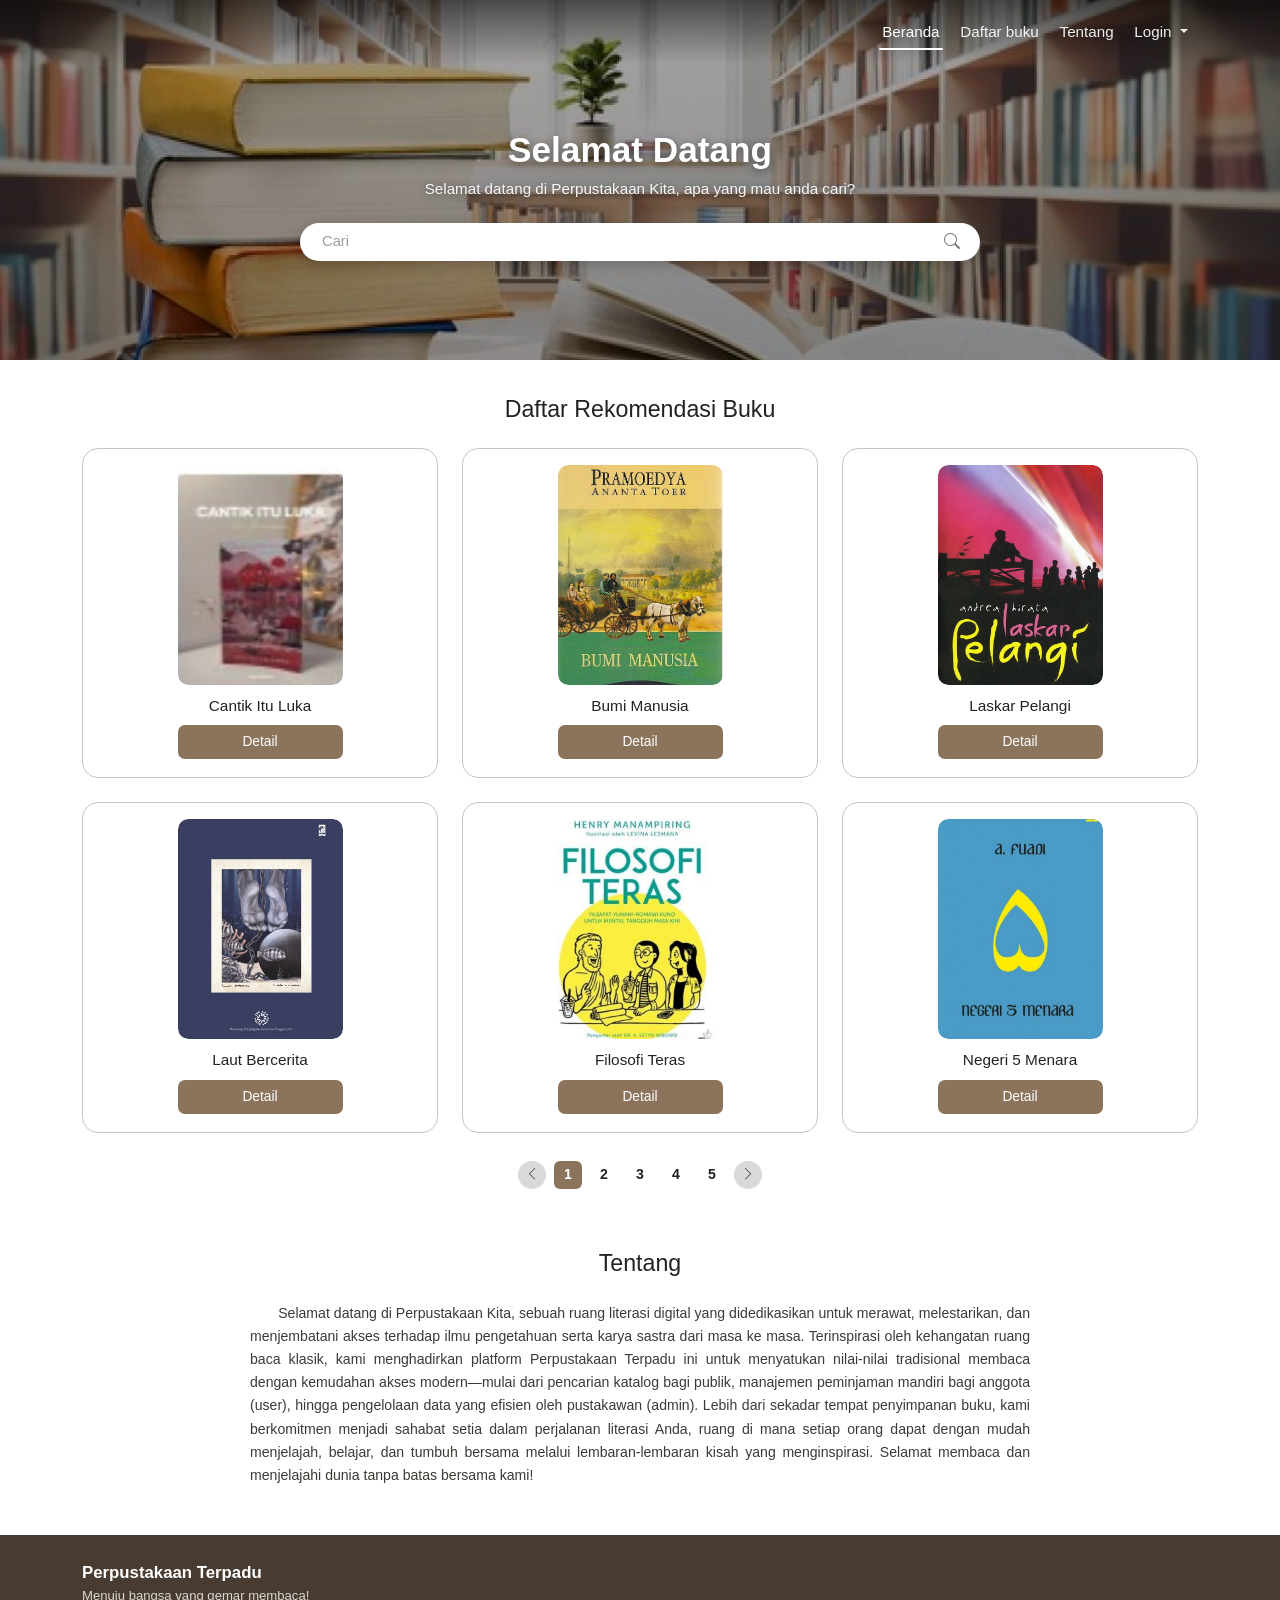
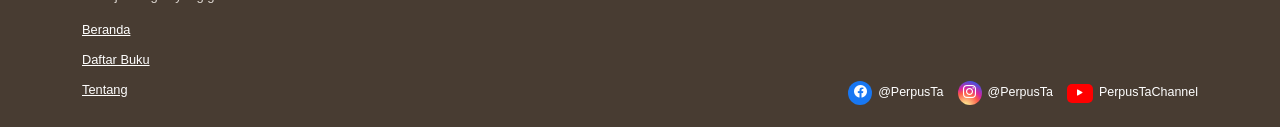
<file: index.html>
<!DOCTYPE html>
<html lang="id">
<head>
  <meta charset="UTF-8">
  <meta name="viewport" content="width=device-width, initial-scale=1.0">
  <title>Perpustakaan Kita - Beranda</title>
  <link href="https://cdn.jsdelivr.net/npm/bootstrap@5.3.3/dist/css/bootstrap.min.css" rel="stylesheet">
  <link href="https://cdn.jsdelivr.net/npm/bootstrap-icons@1.11.3/font/bootstrap-icons.min.css" rel="stylesheet">
  <link rel="stylesheet" href="assets/css/style.css">
</head>
<body>

  <nav class="navbar navbar-expand-lg navbar-hero-overlay" id="publicNavbar">
    <div class="container">
      <a class="navbar-brand-custom d-lg-none" href="#beranda">Perpustakaan Kita</a>

      <button class="navbar-toggler ms-auto" type="button" data-bs-toggle="collapse" data-bs-target="#navbarNav" aria-controls="navbarNav" aria-expanded="false" aria-label="Toggle navigation">
        <span class="navbar-toggler-icon"></span>
      </button>

      <div class="collapse navbar-collapse justify-content-end" id="navbarNav">
        <ul class="navbar-nav align-items-lg-center">
          <li class="nav-item">
            <a class="nav-link active" href="#beranda">Beranda</a>
          </li>
          <li class="nav-item">
            <a class="nav-link" href="#daftar-buku">Daftar buku</a>
          </li>
          <li class="nav-item">
            <a class="nav-link" href="#tentang">Tentang</a>
          </li>
          <li class="nav-item dropdown">
            <a class="nav-link dropdown-toggle" href="#" role="button" data-bs-toggle="dropdown" aria-expanded="false">
              Login
            </a>
            <ul class="dropdown-menu dropdown-menu-end shadow-sm">
              <li><a class="dropdown-item small" href="user-daftar-buku.html"><i class="bi bi-person me-2"></i>Halaman User (Registered)</a></li>
              <li><a class="dropdown-item small" href="admin-daftar-buku.html"><i class="bi bi-shield-lock me-2"></i>Halaman Admin</a></li>
            </ul>
          </li>
        </ul>
      </div>
    </div>
  </nav>

  <header class="hero-section" id="beranda">
    <div class="container">
      <div class="row justify-content-center">
        <div class="col-lg-9 col-md-11">
          <h1 class="hero-title">Selamat Datang</h1>
          <p class="hero-subtitle">Selamat datang di Perpustakaan Kita, apa yang mau anda cari?</p>

          <div class="search-pill-wrapper">
            <div class="search-pill-box">
              <input type="text" id="searchInput" placeholder="Cari" aria-label="Cari buku">
              <button class="search-icon-btn" type="button" aria-label="Tombol cari">
                <i class="bi bi-search"></i>
              </button>
            </div>
          </div>
        </div>
      </div>
    </div>
  </header>

  <main>
    <section class="page-section" id="daftar-buku">
      <div class="container">
        <h2 class="section-heading">Daftar Rekomendasi Buku</h2>

        <div class="row g-4" id="bookGridContainer">
          <div class="col-12 col-sm-6 col-lg-4 book-col-item">
            <div class="book-card">
              <div>
                <div class="book-card-img-wrapper">
                  <img src="assets/buku-cantik-itu-luka.jpg" alt="Cantik Itu Luka" class="book-card-img">
                </div>
                <h3 class="book-card-title">Cantik Itu Luka</h3>
              </div>
              <div class="book-card-actions">
                <a href="detail-buku.html?id=1" class="btn-brown">Detail</a>
              </div>
            </div>
          </div>

          <div class="col-12 col-sm-6 col-lg-4 book-col-item">
            <div class="book-card">
              <div>
                <div class="book-card-img-wrapper">
                  <img src="assets/buku-bumi-manusia.jpg" alt="Bumi Manusia" class="book-card-img">
                </div>
                <h3 class="book-card-title">Bumi Manusia</h3>
              </div>
              <div class="book-card-actions">
                <a href="detail-buku.html?id=2" class="btn-brown">Detail</a>
              </div>
            </div>
          </div>

          <div class="col-12 col-sm-6 col-lg-4 book-col-item">
            <div class="book-card">
              <div>
                <div class="book-card-img-wrapper">
                  <img src="assets/buku-laskar-pelangi.jpg" alt="Laskar Pelangi" class="book-card-img">
                </div>
                <h3 class="book-card-title">Laskar Pelangi</h3>
              </div>
              <div class="book-card-actions">
                <a href="detail-buku.html?id=3" class="btn-brown">Detail</a>
              </div>
            </div>
          </div>

          <div class="col-12 col-sm-6 col-lg-4 book-col-item">
            <div class="book-card">
              <div>
                <div class="book-card-img-wrapper">
                  <img src="assets/buku-laut-bercerita.jpg" alt="Laut Bercerita" class="book-card-img">
                </div>
                <h3 class="book-card-title">Laut Bercerita</h3>
              </div>
              <div class="book-card-actions">
                <a href="detail-buku.html?id=4" class="btn-brown">Detail</a>
              </div>
            </div>
          </div>

          <div class="col-12 col-sm-6 col-lg-4 book-col-item">
            <div class="book-card">
              <div>
                <div class="book-card-img-wrapper">
                  <img src="assets/buku-filosofi-teras.jpg" alt="Filosofi Teras" class="book-card-img">
                </div>
                <h3 class="book-card-title">Filosofi Teras</h3>
              </div>
              <div class="book-card-actions">
                <a href="detail-buku.html?id=5" class="btn-brown">Detail</a>
              </div>
            </div>
          </div>

          <div class="col-12 col-sm-6 col-lg-4 book-col-item">
            <div class="book-card">
              <div>
                <div class="book-card-img-wrapper">
                  <img src="assets/buku-negeri-5-menara.jpg" alt="Negeri 5 Menara" class="book-card-img">
                </div>
                <h3 class="book-card-title">Negeri 5 Menara</h3>
              </div>
              <div class="book-card-actions">
                <a href="detail-buku.html?id=6" class="btn-brown">Detail</a>
              </div>
            </div>
          </div>
        </div>

        <nav aria-label="Navigasi Halaman Buku">
          <ul class="pagination-custom">
            <li class="page-item-custom arrow-item">
              <button class="page-link-custom arrow-btn" type="button" aria-label="Sebelumnya">
                <i class="bi bi-chevron-left"></i>
              </button>
            </li>
            <li class="page-item-custom active"><button class="page-link-custom" type="button">1</button></li>
            <li class="page-item-custom"><button class="page-link-custom" type="button">2</button></li>
            <li class="page-item-custom"><button class="page-link-custom" type="button">3</button></li>
            <li class="page-item-custom"><button class="page-link-custom" type="button">4</button></li>
            <li class="page-item-custom"><button class="page-link-custom" type="button">5</button></li>
            <li class="page-item-custom arrow-item">
              <button class="page-link-custom arrow-btn" type="button" aria-label="Berikutnya">
                <i class="bi bi-chevron-right"></i>
              </button>
            </li>
          </ul>
        </nav>
      </div>
    </section>

    <section class="about-section" id="tentang">
      <div class="container">
        <h2 class="section-heading">Tentang</h2>
        <div class="about-content">
          <p class="mb-0">
            &emsp;&emsp;Selamat datang di Perpustakaan Kita, sebuah ruang literasi digital yang didedikasikan untuk merawat, melestarikan, dan menjembatani akses terhadap ilmu pengetahuan serta karya sastra dari masa ke masa. Terinspirasi oleh kehangatan ruang baca klasik, kami menghadirkan platform Perpustakaan Terpadu ini untuk menyatukan nilai-nilai tradisional membaca dengan kemudahan akses modern—mulai dari pencarian katalog bagi publik, manajemen peminjaman mandiri bagi anggota (user), hingga pengelolaan data yang efisien oleh pustakawan (admin). Lebih dari sekadar tempat penyimpanan buku, kami berkomitmen menjadi sahabat setia dalam perjalanan literasi Anda, ruang di mana setiap orang dapat dengan mudah menjelajah, belajar, dan tumbuh bersama melalui lembaran-lembaran kisah yang menginspirasi. Selamat membaca dan menjelajahi dunia tanpa batas bersama kami!
          </p>
        </div>
      </div>
    </section>
  </main>

  <footer class="footer-custom">
    <div class="container">
      <div class="row align-items-end">
        <div class="col-md-6">
          <h3 class="footer-title">Perpustakaan Terpadu</h3>
          <p class="footer-subtitle">Menuju bangsa yang gemar membaca!</p>
          <ul class="footer-nav">
            <li><a href="#beranda">Beranda</a></li>
            <li><a href="#daftar-buku">Daftar Buku</a></li>
            <li><a href="#tentang">Tentang</a></li>
          </ul>
        </div>
        <div class="col-md-6">
          <div class="footer-social-wrapper">
            <a href="#" class="social-badge">
              <span class="social-icon-circle" style="background-color: #1877F2;">
                <i class="bi bi-facebook"></i>
              </span>
              <span>@PerpusTa</span>
            </a>
            <a href="#" class="social-badge">
              <span class="social-icon-circle" style="background: radial-gradient(circle at 30% 107%, #fdf497 0%, #fdf497 5%, #fd5949 45%, #d6249f 60%, #285AEB 90%);">
                <i class="bi bi-instagram"></i>
              </span>
              <span>@PerpusTa</span>
            </a>
            <a href="#" class="social-badge">
              <span class="social-icon-yt">
                <i class="bi bi-play-fill"></i>
              </span>
              <span>PerpusTaChannel</span>
            </a>
          </div>
        </div>
      </div>
    </div>
  </footer>

  <script src="https://cdn.jsdelivr.net/npm/bootstrap@5.3.3/dist/js/bootstrap.bundle.min.js"></script>
  <script src="assets/js/app.js"></script>
</body>
</html>
</file>
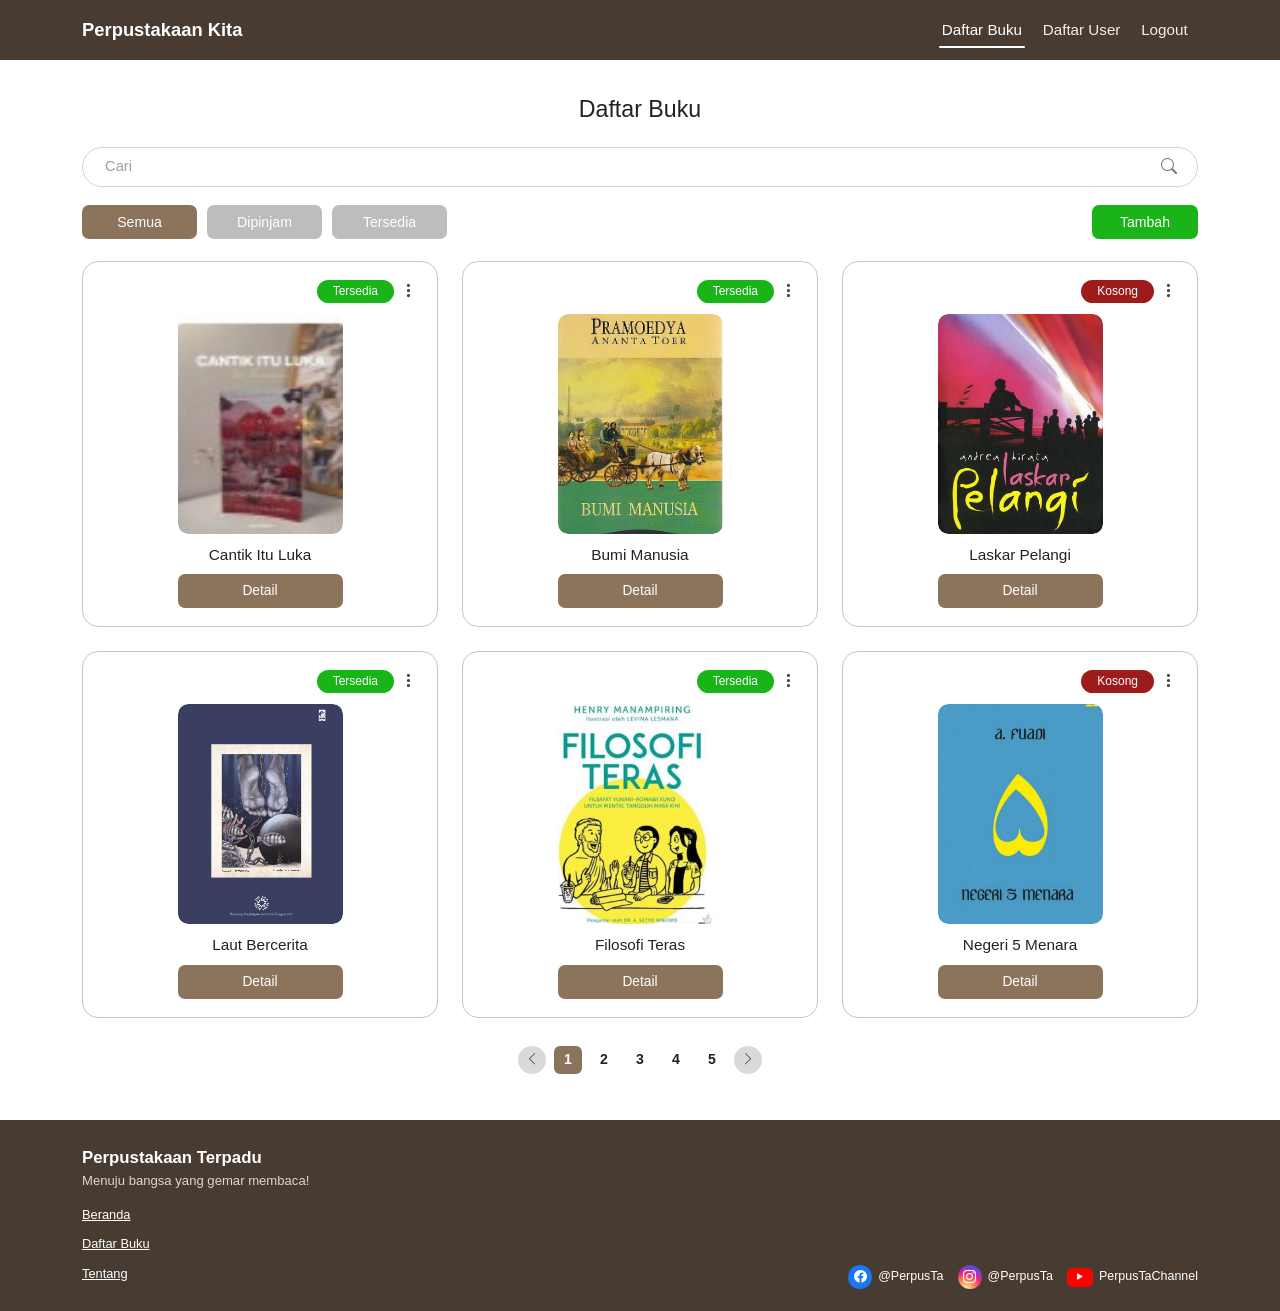
<file: admin-daftar-buku.html>
<!DOCTYPE html>
<html lang="id">
<head>
  <meta charset="UTF-8">
  <meta name="viewport" content="width=device-width, initial-scale=1.0">
  <title>Daftar Buku Admin - Perpustakaan Kita</title>
  <link href="https://cdn.jsdelivr.net/npm/bootstrap@5.3.3/dist/css/bootstrap.min.css" rel="stylesheet">
  <link href="https://cdn.jsdelivr.net/npm/bootstrap-icons@1.11.3/font/bootstrap-icons.min.css" rel="stylesheet">
  <link rel="stylesheet" href="assets/css/style.css">
</head>
<body>

  <nav class="navbar navbar-expand-lg navbar-solid sticky-top">
    <div class="container">
      <a class="navbar-brand-custom" href="admin-daftar-buku.html">Perpustakaan Kita</a>

      <button class="navbar-toggler" type="button" data-bs-toggle="collapse" data-bs-target="#navbarNav" aria-controls="navbarNav" aria-expanded="false" aria-label="Toggle navigation">
        <span class="navbar-toggler-icon"></span>
      </button>

      <div class="collapse navbar-collapse justify-content-end" id="navbarNav">
        <ul class="navbar-nav align-items-lg-center">
          <li class="nav-item">
            <a class="nav-link active" href="admin-daftar-buku.html">Daftar Buku</a>
          </li>
          <li class="nav-item">
            <a class="nav-link" href="admin-daftar-user.html">Daftar User</a>
          </li>
          <li class="nav-item">
            <a class="nav-link" href="index.html">Logout</a>
          </li>
        </ul>
      </div>
    </div>
  </nav>

  <main class="page-section">
    <div class="container">
      <h1 class="section-heading">Daftar Buku</h1>

      <div>
        <div class="search-pill-box">
          <input type="text" id="searchInput" placeholder="Cari" aria-label="Cari buku admin">
          <button class="search-icon-btn" type="button" aria-label="Tombol cari">
            <i class="bi bi-search"></i>
          </button>
        </div>
      </div>

      <div class="filter-bar">
        <div class="filter-tabs-group">
          <button type="button" class="btn-filter-tab active" data-filter="semua">Semua</button>
          <button type="button" class="btn-filter-tab" data-filter="dipinjam">Dipinjam</button>
          <button type="button" class="btn-filter-tab" data-filter="tersedia">Tersedia</button>
        </div>
        <div>
          <button type="button" class="btn-tambah-green" onclick="openAddBookModal()">Tambah</button>
        </div>
      </div>

      <div class="row g-4" id="bookGridContainer">
        <div class="col-12 col-sm-6 col-lg-4 book-col-item" data-book-id="1" data-status="tersedia">
          <div class="book-card">
            <div>
              <div class="book-card-top-bar">
                <span class="status-badge status-tersedia">Tersedia</span>
                <div class="dropdown">
                  <button class="btn-card-menu dropdown-toggle" type="button" data-bs-toggle="dropdown" aria-expanded="false" aria-label="Menu aksi buku">
                    <i class="bi bi-three-dots-vertical"></i>
                  </button>
                  <ul class="dropdown-menu dropdown-menu-end shadow-sm">
                    <li><a class="dropdown-item small" href="#" onclick="openEditBookModal(1, 'Cantik Itu Luka', 5); return false;"><i class="bi bi-pencil me-2"></i>Edit</a></li>
                    <li><a class="dropdown-item small text-danger" href="#" onclick="deleteBookCard(1); return false;"><i class="bi bi-trash me-2"></i>Hapus</a></li>
                  </ul>
                </div>
              </div>
              <div class="book-card-img-wrapper">
                <img src="assets/buku-cantik-itu-luka.jpg" alt="Cantik Itu Luka" class="book-card-img">
              </div>
              <h3 class="book-card-title">Cantik Itu Luka</h3>
            </div>
            <div class="book-card-actions">
              <a href="admin-detail-buku.html?id=1" class="btn-brown">Detail</a>
            </div>
          </div>
        </div>

        <div class="col-12 col-sm-6 col-lg-4 book-col-item" data-book-id="2" data-status="tersedia">
          <div class="book-card">
            <div>
              <div class="book-card-top-bar">
                <span class="status-badge status-tersedia">Tersedia</span>
                <div class="dropdown">
                  <button class="btn-card-menu dropdown-toggle" type="button" data-bs-toggle="dropdown" aria-expanded="false" aria-label="Menu aksi buku">
                    <i class="bi bi-three-dots-vertical"></i>
                  </button>
                  <ul class="dropdown-menu dropdown-menu-end shadow-sm">
                    <li><a class="dropdown-item small" href="#" onclick="openEditBookModal(2, 'Bumi Manusia', 3); return false;"><i class="bi bi-pencil me-2"></i>Edit</a></li>
                    <li><a class="dropdown-item small text-danger" href="#" onclick="deleteBookCard(2); return false;"><i class="bi bi-trash me-2"></i>Hapus</a></li>
                  </ul>
                </div>
              </div>
              <div class="book-card-img-wrapper">
                <img src="assets/buku-bumi-manusia.jpg" alt="Bumi Manusia" class="book-card-img">
              </div>
              <h3 class="book-card-title">Bumi Manusia</h3>
            </div>
            <div class="book-card-actions">
              <a href="admin-detail-buku.html?id=2" class="btn-brown">Detail</a>
            </div>
          </div>
        </div>

        <div class="col-12 col-sm-6 col-lg-4 book-col-item" data-book-id="3" data-status="kosong">
          <div class="book-card">
            <div>
              <div class="book-card-top-bar">
                <span class="status-badge status-kosong">Kosong</span>
                <div class="dropdown">
                  <button class="btn-card-menu dropdown-toggle" type="button" data-bs-toggle="dropdown" aria-expanded="false" aria-label="Menu aksi buku">
                    <i class="bi bi-three-dots-vertical"></i>
                  </button>
                  <ul class="dropdown-menu dropdown-menu-end shadow-sm">
                    <li><a class="dropdown-item small" href="#" onclick="openEditBookModal(3, 'Laskar Pelangi', 0); return false;"><i class="bi bi-pencil me-2"></i>Edit</a></li>
                    <li><a class="dropdown-item small text-danger" href="#" onclick="deleteBookCard(3); return false;"><i class="bi bi-trash me-2"></i>Hapus</a></li>
                  </ul>
                </div>
              </div>
              <div class="book-card-img-wrapper">
                <img src="assets/buku-laskar-pelangi.jpg" alt="Laskar Pelangi" class="book-card-img">
              </div>
              <h3 class="book-card-title">Laskar Pelangi</h3>
            </div>
            <div class="book-card-actions">
              <a href="admin-detail-buku.html?id=3" class="btn-brown">Detail</a>
            </div>
          </div>
        </div>

        <div class="col-12 col-sm-6 col-lg-4 book-col-item" data-book-id="4" data-status="tersedia">
          <div class="book-card">
            <div>
              <div class="book-card-top-bar">
                <span class="status-badge status-tersedia">Tersedia</span>
                <div class="dropdown">
                  <button class="btn-card-menu dropdown-toggle" type="button" data-bs-toggle="dropdown" aria-expanded="false" aria-label="Menu aksi buku">
                    <i class="bi bi-three-dots-vertical"></i>
                  </button>
                  <ul class="dropdown-menu dropdown-menu-end shadow-sm">
                    <li><a class="dropdown-item small" href="#" onclick="openEditBookModal(4, 'Laut Bercerita', 4); return false;"><i class="bi bi-pencil me-2"></i>Edit</a></li>
                    <li><a class="dropdown-item small text-danger" href="#" onclick="deleteBookCard(4); return false;"><i class="bi bi-trash me-2"></i>Hapus</a></li>
                  </ul>
                </div>
              </div>
              <div class="book-card-img-wrapper">
                <img src="assets/buku-laut-bercerita.jpg" alt="Laut Bercerita" class="book-card-img">
              </div>
              <h3 class="book-card-title">Laut Bercerita</h3>
            </div>
            <div class="book-card-actions">
              <a href="admin-detail-buku.html?id=4" class="btn-brown">Detail</a>
            </div>
          </div>
        </div>

        <div class="col-12 col-sm-6 col-lg-4 book-col-item" data-book-id="5" data-status="tersedia">
          <div class="book-card">
            <div>
              <div class="book-card-top-bar">
                <span class="status-badge status-tersedia">Tersedia</span>
                <div class="dropdown">
                  <button class="btn-card-menu dropdown-toggle" type="button" data-bs-toggle="dropdown" aria-expanded="false" aria-label="Menu aksi buku">
                    <i class="bi bi-three-dots-vertical"></i>
                  </button>
                  <ul class="dropdown-menu dropdown-menu-end shadow-sm">
                    <li><a class="dropdown-item small" href="#" onclick="openEditBookModal(5, 'Filosofi Teras', 6); return false;"><i class="bi bi-pencil me-2"></i>Edit</a></li>
                    <li><a class="dropdown-item small text-danger" href="#" onclick="deleteBookCard(5); return false;"><i class="bi bi-trash me-2"></i>Hapus</a></li>
                  </ul>
                </div>
              </div>
              <div class="book-card-img-wrapper">
                <img src="assets/buku-filosofi-teras.jpg" alt="Filosofi Teras" class="book-card-img">
              </div>
              <h3 class="book-card-title">Filosofi Teras</h3>
            </div>
            <div class="book-card-actions">
              <a href="admin-detail-buku.html?id=5" class="btn-brown">Detail</a>
            </div>
          </div>
        </div>

        <div class="col-12 col-sm-6 col-lg-4 book-col-item" data-book-id="6" data-status="kosong">
          <div class="book-card">
            <div>
              <div class="book-card-top-bar">
                <span class="status-badge status-kosong">Kosong</span>
                <div class="dropdown">
                  <button class="btn-card-menu dropdown-toggle" type="button" data-bs-toggle="dropdown" aria-expanded="false" aria-label="Menu aksi buku">
                    <i class="bi bi-three-dots-vertical"></i>
                  </button>
                  <ul class="dropdown-menu dropdown-menu-end shadow-sm">
                    <li><a class="dropdown-item small" href="#" onclick="openEditBookModal(6, 'Negeri 5 Menara', 0); return false;"><i class="bi bi-pencil me-2"></i>Edit</a></li>
                    <li><a class="dropdown-item small text-danger" href="#" onclick="deleteBookCard(6); return false;"><i class="bi bi-trash me-2"></i>Hapus</a></li>
                  </ul>
                </div>
              </div>
              <div class="book-card-img-wrapper">
                <img src="assets/buku-negeri-5-menara.jpg" alt="Negeri 5 Menara" class="book-card-img">
              </div>
              <h3 class="book-card-title">Negeri 5 Menara</h3>
            </div>
            <div class="book-card-actions">
              <a href="admin-detail-buku.html?id=6" class="btn-brown">Detail</a>
            </div>
          </div>
        </div>
      </div>

      <nav aria-label="Navigasi Halaman Buku">
        <ul class="pagination-custom">
          <li class="page-item-custom arrow-item">
            <button class="page-link-custom arrow-btn" type="button" aria-label="Sebelumnya">
              <i class="bi bi-chevron-left"></i>
            </button>
          </li>
          <li class="page-item-custom active"><button class="page-link-custom" type="button">1</button></li>
          <li class="page-item-custom"><button class="page-link-custom" type="button">2</button></li>
          <li class="page-item-custom"><button class="page-link-custom" type="button">3</button></li>
          <li class="page-item-custom"><button class="page-link-custom" type="button">4</button></li>
          <li class="page-item-custom"><button class="page-link-custom" type="button">5</button></li>
          <li class="page-item-custom arrow-item">
            <button class="page-link-custom arrow-btn" type="button" aria-label="Berikutnya">
              <i class="bi bi-chevron-right"></i>
            </button>
          </li>
        </ul>
      </nav>
    </div>
  </main>

  <div class="modal fade modal-custom" id="bookFormModal" tabindex="-1" aria-labelledby="bookModalLabel" aria-hidden="true">
    <div class="modal-dialog modal-dialog-centered">
      <div class="modal-content">
        <div class="modal-header">
          <h5 class="modal-title" id="bookModalLabel">Tambah Data Buku</h5>
        </div>
        <div class="modal-body">
          <form id="bookModalForm">
            <div class="mb-3">
              <label for="bookNameInput" class="form-label">Nama</label>
              <input type="text" class="form-control" id="bookNameInput" placeholder="Masukkan nama" required>
            </div>

            <div class="mb-3">
              <label for="bookStockInput" class="form-label">Stock</label>
              <input type="number" class="form-control" id="bookStockInput" placeholder="Masukkan stock" min="0" required>
            </div>

            <div class="mb-3">
              <label for="bookDescInput" class="form-label">Deskripsi</label>
              <textarea class="form-control" id="bookDescInput" rows="4" placeholder="Masukkan deskripsi"></textarea>
            </div>

            <div class="mb-4">
              <label class="form-label d-block">Thumbnail</label>
              <div class="thumbnail-dropzone" id="thumbnailDropzone">
                <i class="bi bi-cloud-arrow-up"></i>
                <div class="small mt-1" id="thumbnailFilename"></div>
              </div>
              <input type="file" id="bookThumbnailInput" class="d-none" accept="image/*">
            </div>

            <div class="row g-3">
              <div class="col-6">
                <button type="button" class="btn-gray-secondary w-100" data-bs-dismiss="modal">Batal</button>
              </div>
              <div class="col-6">
                <button type="submit" class="btn-brown py-2">Simpan</button>
              </div>
            </div>
          </form>
        </div>
      </div>
    </div>
  </div>

  <footer class="footer-custom">
    <div class="container">
      <div class="row align-items-end">
        <div class="col-md-6">
          <h3 class="footer-title">Perpustakaan Terpadu</h3>
          <p class="footer-subtitle">Menuju bangsa yang gemar membaca!</p>
          <ul class="footer-nav">
            <li><a href="index.html#beranda">Beranda</a></li>
            <li><a href="admin-daftar-buku.html">Daftar Buku</a></li>
            <li><a href="index.html#tentang">Tentang</a></li>
          </ul>
        </div>
        <div class="col-md-6">
          <div class="footer-social-wrapper">
            <a href="#" class="social-badge">
              <span class="social-icon-circle" style="background-color: #1877F2;">
                <i class="bi bi-facebook"></i>
              </span>
              <span>@PerpusTa</span>
            </a>
            <a href="#" class="social-badge">
              <span class="social-icon-circle" style="background: radial-gradient(circle at 30% 107%, #fdf497 0%, #fdf497 5%, #fd5949 45%, #d6249f 60%, #285AEB 90%);">
                <i class="bi bi-instagram"></i>
              </span>
              <span>@PerpusTa</span>
            </a>
            <a href="#" class="social-badge">
              <span class="social-icon-yt">
                <i class="bi bi-play-fill"></i>
              </span>
              <span>PerpusTaChannel</span>
            </a>
          </div>
        </div>
      </div>
    </div>
  </footer>

  <script src="https://cdn.jsdelivr.net/npm/bootstrap@5.3.3/dist/js/bootstrap.bundle.min.js"></script>
  <script src="assets/js/app.js"></script>
</body>
</html>
</file>
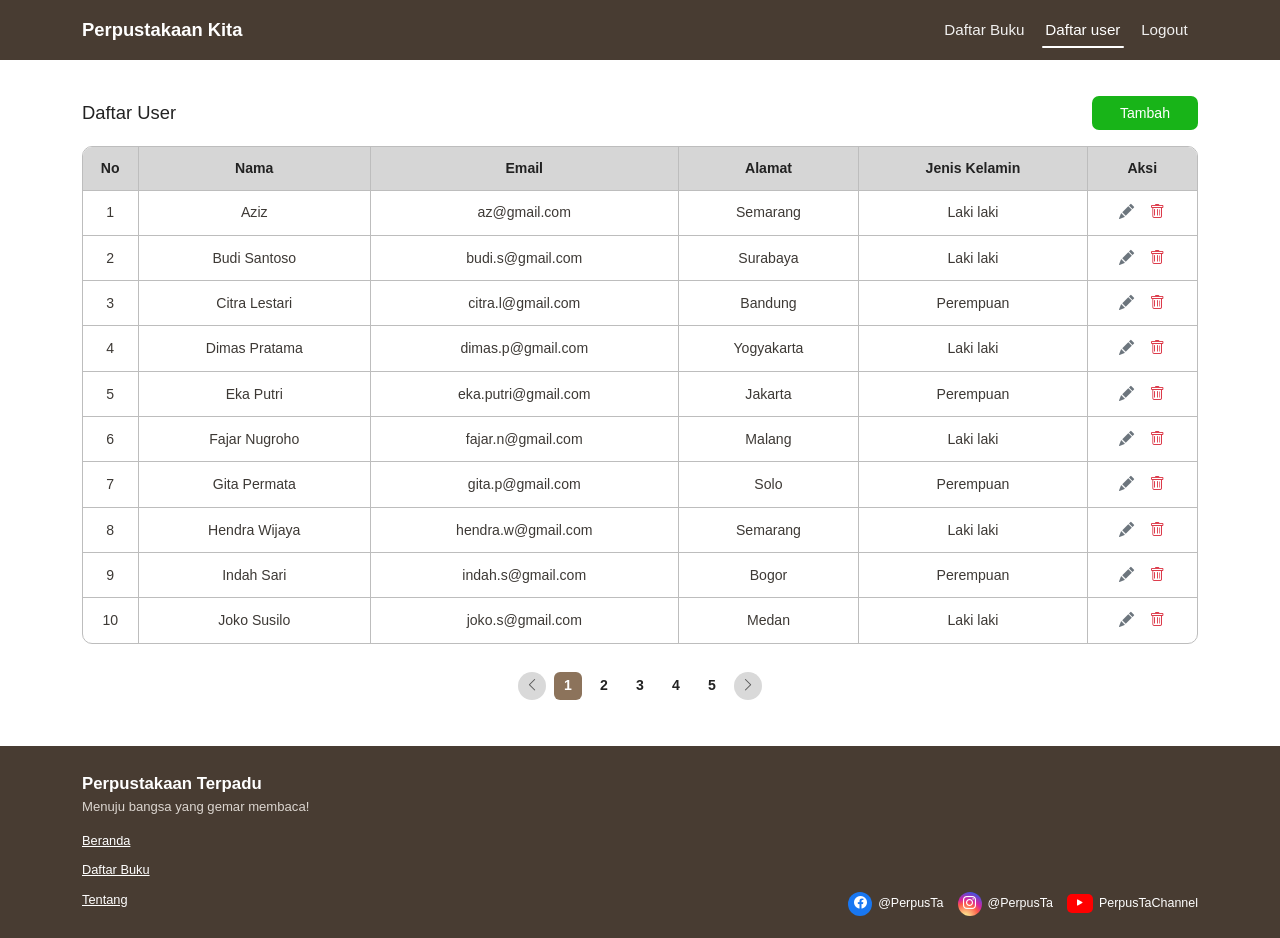
<file: admin-daftar-user.html>
<!DOCTYPE html>
<html lang="id">
<head>
  <meta charset="UTF-8">
  <meta name="viewport" content="width=device-width, initial-scale=1.0">
  <title>Daftar User Admin - Perpustakaan Kita</title>
  <link href="https://cdn.jsdelivr.net/npm/bootstrap@5.3.3/dist/css/bootstrap.min.css" rel="stylesheet">
  <link href="https://cdn.jsdelivr.net/npm/bootstrap-icons@1.11.3/font/bootstrap-icons.min.css" rel="stylesheet">
  <link rel="stylesheet" href="assets/css/style.css">
</head>
<body>

  <nav class="navbar navbar-expand-lg navbar-solid sticky-top">
    <div class="container">
      <a class="navbar-brand-custom" href="admin-daftar-buku.html">Perpustakaan Kita</a>

      <button class="navbar-toggler" type="button" data-bs-toggle="collapse" data-bs-target="#navbarNav" aria-controls="navbarNav" aria-expanded="false" aria-label="Toggle navigation">
        <span class="navbar-toggler-icon"></span>
      </button>

      <div class="collapse navbar-collapse justify-content-end" id="navbarNav">
        <ul class="navbar-nav align-items-lg-center">
          <li class="nav-item">
            <a class="nav-link" href="admin-daftar-buku.html">Daftar Buku</a>
          </li>
          <li class="nav-item">
            <a class="nav-link active" href="admin-daftar-user.html">Daftar user</a>
          </li>
          <li class="nav-item">
            <a class="nav-link" href="index.html">Logout</a>
          </li>
        </ul>
      </div>
    </div>
  </nav>

  <main class="page-section">
    <div class="container">
      <div class="d-flex align-items-center justify-content-between mb-3">
        <h1 class="table-section-title mb-0">Daftar User</h1>
        <button type="button" class="btn-tambah-green" onclick="openAddUserModal()">Tambah</button>
      </div>

      <div class="table-rounded-wrapper table-responsive">
        <table class="table-custom">
          <thead>
            <tr>
              <th style="width: 55px;">No</th>
              <th>Nama</th>
              <th>Email</th>
              <th>Alamat</th>
              <th>Jenis Kelamin</th>
              <th style="width: 110px;">Aksi</th>
            </tr>
          </thead>
          <tbody id="userTableBody">
            <tr>
              <td>1</td>
              <td>Aziz</td>
              <td>az@gmail.com</td>
              <td>Semarang</td>
              <td>Laki laki</td>
              <td>
                <button type="button" class="btn-table-action btn-table-edit" onclick="openEditUserModal(1)"><i class="bi bi-pencil-fill"></i></button>
                <button type="button" class="btn-table-action btn-table-delete" onclick="deleteUserRow(1)"><i class="bi bi-trash"></i></button>
              </td>
            </tr>
          </tbody>
        </table>
      </div>

      <nav aria-label="Navigasi Halaman User">
        <ul class="pagination-custom">
          <li class="page-item-custom arrow-item">
            <button class="page-link-custom arrow-btn" type="button" aria-label="Sebelumnya">
              <i class="bi bi-chevron-left"></i>
            </button>
          </li>
          <li class="page-item-custom active"><button class="page-link-custom" type="button">1</button></li>
          <li class="page-item-custom"><button class="page-link-custom" type="button">2</button></li>
          <li class="page-item-custom"><button class="page-link-custom" type="button">3</button></li>
          <li class="page-item-custom"><button class="page-link-custom" type="button">4</button></li>
          <li class="page-item-custom"><button class="page-link-custom" type="button">5</button></li>
          <li class="page-item-custom arrow-item">
            <button class="page-link-custom arrow-btn" type="button" aria-label="Berikutnya">
              <i class="bi bi-chevron-right"></i>
            </button>
          </li>
        </ul>
      </nav>
    </div>
  </main>

  <div class="modal fade modal-custom" id="userFormModal" tabindex="-1" aria-labelledby="userModalLabel" aria-hidden="true">
    <div class="modal-dialog modal-dialog-centered">
      <div class="modal-content">
        <div class="modal-header">
          <h5 class="modal-title" id="userModalLabel">Tambah Data Buku</h5>
        </div>
        <div class="modal-body">
          <form id="userModalForm">
            <div class="mb-3">
              <label for="userNameInput" class="form-label">Nama</label>
              <input type="text" class="form-control" id="userNameInput" placeholder="Masukkan nama" required>
            </div>

            <div class="mb-3">
              <label for="userEmailInput" class="form-label">Email</label>
              <input type="email" class="form-control" id="userEmailInput" placeholder="Masukkan email" required>
            </div>

            <div class="mb-3">
              <label class="form-label d-block">Jenis Kelamin</label>
              <div class="d-flex align-items-center gap-4">
                <div class="form-check">
                  <input class="form-check-input" type="radio" name="jenisKelamin" id="genderLaki" value="Laki laki" checked>
                  <label class="form-check-label small" for="genderLaki">Laki laki</label>
                </div>
                <div class="form-check">
                  <input class="form-check-input" type="radio" name="jenisKelamin" id="genderPerempuan" value="perempuan">
                  <label class="form-check-label small" for="genderPerempuan">perempuan</label>
                </div>
              </div>
            </div>

            <div class="mb-3">
              <label for="userAddressInput" class="form-label">Alamat</label>
              <textarea class="form-control" id="userAddressInput" rows="3" placeholder="Masukkan alamat" required></textarea>
            </div>

            <div class="mb-3">
              <label for="userPasswordInput" class="form-label">Password</label>
              <div class="password-input-group">
                <input type="password" class="form-control" id="userPasswordInput" placeholder="Masukkan Password">
                <button type="button" class="password-toggle-btn" data-target="userPasswordInput" aria-label="Tampilkan Password">
                  <i class="bi bi-eye"></i>
                </button>
              </div>
            </div>

            <div class="mb-4">
              <label for="userConfirmPasswordInput" class="form-label">Konfirmasi Password</label>
              <div class="password-input-group">
                <input type="password" class="form-control" id="userConfirmPasswordInput" placeholder="Masukkan Password">
                <button type="button" class="password-toggle-btn" data-target="userConfirmPasswordInput" aria-label="Tampilkan Konfirmasi Password">
                  <i class="bi bi-eye"></i>
                </button>
              </div>
            </div>

            <div class="row g-3">
              <div class="col-6">
                <button type="button" class="btn-gray-secondary w-100" data-bs-dismiss="modal">Batal</button>
              </div>
              <div class="col-6">
                <button type="submit" class="btn-brown py-2">Simpan</button>
              </div>
            </div>
          </form>
        </div>
      </div>
    </div>
  </div>

  <footer class="footer-custom">
    <div class="container">
      <div class="row align-items-end">
        <div class="col-md-6">
          <h3 class="footer-title">Perpustakaan Terpadu</h3>
          <p class="footer-subtitle">Menuju bangsa yang gemar membaca!</p>
          <ul class="footer-nav">
            <li><a href="index.html#beranda">Beranda</a></li>
            <li><a href="admin-daftar-buku.html">Daftar Buku</a></li>
            <li><a href="index.html#tentang">Tentang</a></li>
          </ul>
        </div>
        <div class="col-md-6">
          <div class="footer-social-wrapper">
            <a href="#" class="social-badge">
              <span class="social-icon-circle" style="background-color: #1877F2;">
                <i class="bi bi-facebook"></i>
              </span>
              <span>@PerpusTa</span>
            </a>
            <a href="#" class="social-badge">
              <span class="social-icon-circle" style="background: radial-gradient(circle at 30% 107%, #fdf497 0%, #fdf497 5%, #fd5949 45%, #d6249f 60%, #285AEB 90%);">
                <i class="bi bi-instagram"></i>
              </span>
              <span>@PerpusTa</span>
            </a>
            <a href="#" class="social-badge">
              <span class="social-icon-yt">
                <i class="bi bi-play-fill"></i>
              </span>
              <span>PerpusTaChannel</span>
            </a>
          </div>
        </div>
      </div>
    </div>
  </footer>

  <script src="https://cdn.jsdelivr.net/npm/bootstrap@5.3.3/dist/js/bootstrap.bundle.min.js"></script>
  <script src="assets/js/app.js"></script>
</body>
</html>
</file>
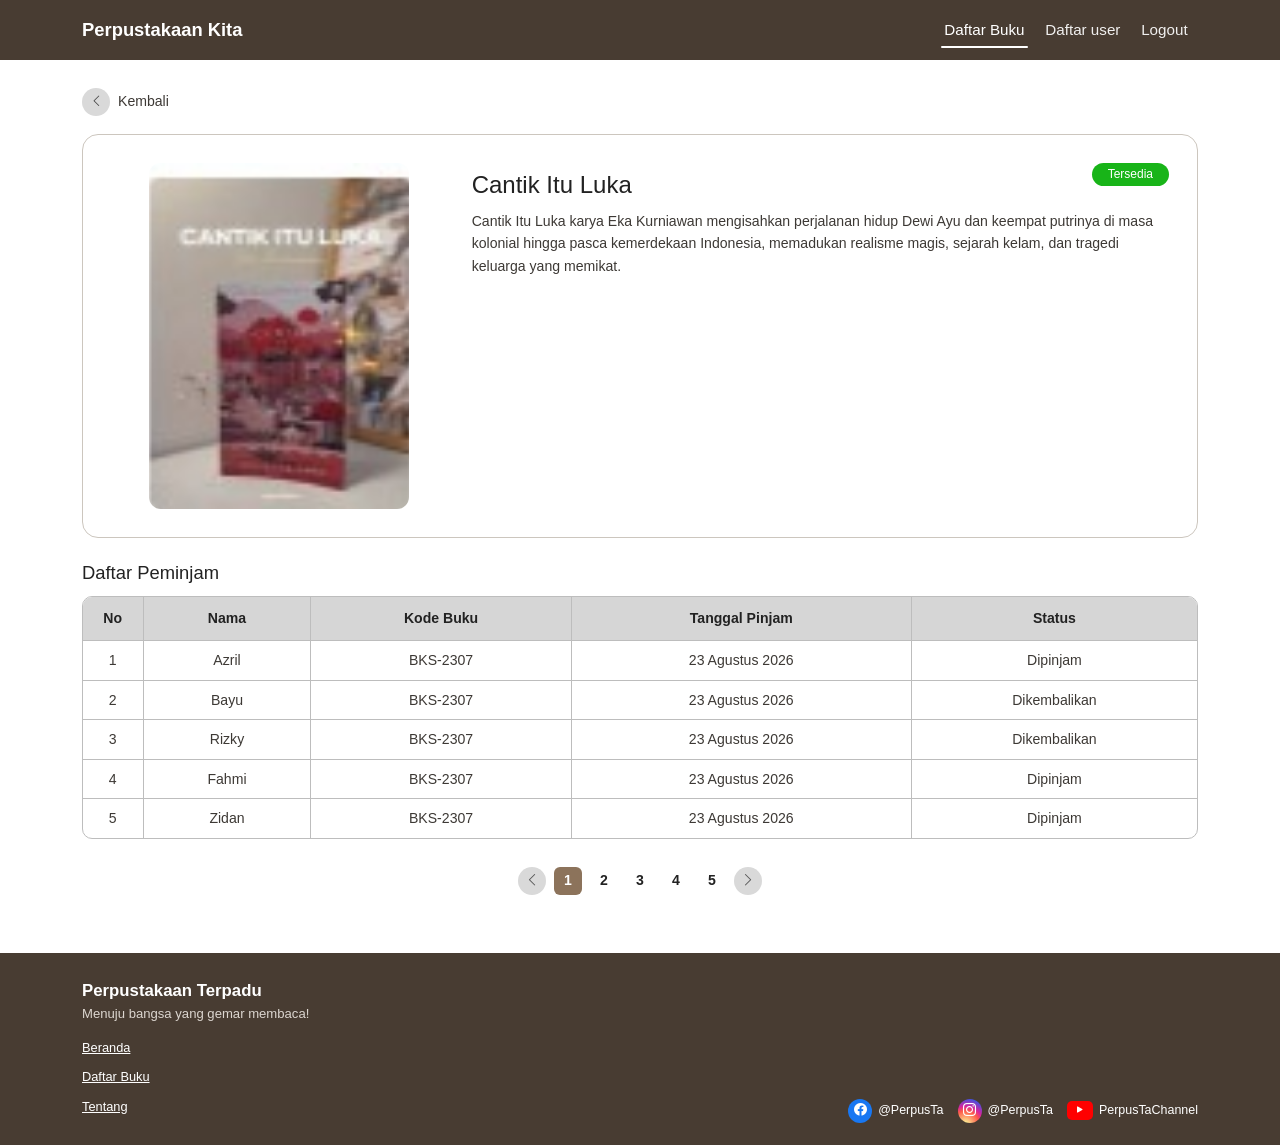
<file: admin-detail-buku.html>
<!DOCTYPE html>
<html lang="id">
<head>
  <meta charset="UTF-8">
  <meta name="viewport" content="width=device-width, initial-scale=1.0">
  <title>Detail Buku Admin - Perpustakaan Kita</title>
  <link href="https://cdn.jsdelivr.net/npm/bootstrap@5.3.3/dist/css/bootstrap.min.css" rel="stylesheet">
  <link href="https://cdn.jsdelivr.net/npm/bootstrap-icons@1.11.3/font/bootstrap-icons.min.css" rel="stylesheet">
  <link rel="stylesheet" href="assets/css/style.css">
</head>
<body>

  <nav class="navbar navbar-expand-lg navbar-solid sticky-top">
    <div class="container">
      <a class="navbar-brand-custom" href="admin-daftar-buku.html">Perpustakaan Kita</a>

      <button class="navbar-toggler" type="button" data-bs-toggle="collapse" data-bs-target="#navbarNav" aria-controls="navbarNav" aria-expanded="false" aria-label="Toggle navigation">
        <span class="navbar-toggler-icon"></span>
      </button>

      <div class="collapse navbar-collapse justify-content-end" id="navbarNav">
        <ul class="navbar-nav align-items-lg-center">
          <li class="nav-item">
            <a class="nav-link active" href="admin-daftar-buku.html">Daftar Buku</a>
          </li>
          <li class="nav-item">
            <a class="nav-link" href="admin-daftar-user.html">Daftar user</a>
          </li>
          <li class="nav-item">
            <a class="nav-link" href="index.html">Logout</a>
          </li>
        </ul>
      </div>
    </div>
  </nav>

  <main class="detail-page-wrapper">
    <div class="container">
      <a href="admin-daftar-buku.html" class="btn-kembali">
        <span class="back-circle"><i class="bi bi-chevron-left"></i></span>
        <span>Kembali</span>
      </a>

      <div class="book-detail-card mb-4">
        <div class="row align-items-start g-4">
          <div class="col-md-5 col-lg-4">
            <img src="assets/buku-cantik-itu-luka.jpg" id="detailBookCover" alt="Cantik Itu Luka" class="book-detail-cover">
          </div>
          <div class="col-md-7 col-lg-8">
            <div class="book-detail-header">
              <h1 class="book-detail-title mt-2" id="detailBookTitle">Cantik Itu Luka</h1>
              <span class="status-badge status-tersedia" id="detailBookBadge">Tersedia</span>
            </div>
            <p class="book-detail-desc" id="detailBookDesc">
              Cantik Itu Luka karya Eka Kurniawan mengisahkan perjalanan hidup Dewi Ayu dan keempat putrinya di masa kolonial hingga pasca kemerdekaan Indonesia, memadukan realisme magis, sejarah kelam, dan tragedi keluarga yang memikat.
            </p>
          </div>
        </div>
      </div>

      <div class="mt-4">
        <h2 class="table-section-title">Daftar Peminjam</h2>
        <div class="table-rounded-wrapper table-responsive">
          <table class="table-custom">
            <thead>
              <tr>
                <th style="width: 60px;">No</th>
                <th>Nama</th>
                <th>Kode Buku</th>
                <th>Tanggal Pinjam</th>
                <th>Status</th>
              </tr>
            </thead>
            <tbody>
              <tr>
                <td>1</td>
                <td>Azril</td>
                <td>BKS-2307</td>
                <td>23 Agustus 2026</td>
                <td>Dipinjam</td>
              </tr>
              <tr>
                <td>2</td>
                <td>Bayu</td>
                <td>BKS-2307</td>
                <td>23 Agustus 2026</td>
                <td>Dikembalikan</td>
              </tr>
              <tr>
                <td>3</td>
                <td>Rizky</td>
                <td>BKS-2307</td>
                <td>23 Agustus 2026</td>
                <td>Dikembalikan</td>
              </tr>
              <tr>
                <td>4</td>
                <td>Fahmi</td>
                <td>BKS-2307</td>
                <td>23 Agustus 2026</td>
                <td>Dipinjam</td>
              </tr>
              <tr>
                <td>5</td>
                <td>Zidan</td>
                <td>BKS-2307</td>
                <td>23 Agustus 2026</td>
                <td>Dipinjam</td>
              </tr>
            </tbody>
          </table>
        </div>

        <nav aria-label="Navigasi Halaman Peminjam">
          <ul class="pagination-custom">
            <li class="page-item-custom arrow-item">
              <button class="page-link-custom arrow-btn" type="button" aria-label="Sebelumnya">
                <i class="bi bi-chevron-left"></i>
              </button>
            </li>
            <li class="page-item-custom active"><button class="page-link-custom" type="button">1</button></li>
            <li class="page-item-custom"><button class="page-link-custom" type="button">2</button></li>
            <li class="page-item-custom"><button class="page-link-custom" type="button">3</button></li>
            <li class="page-item-custom"><button class="page-link-custom" type="button">4</button></li>
            <li class="page-item-custom"><button class="page-link-custom" type="button">5</button></li>
            <li class="page-item-custom arrow-item">
              <button class="page-link-custom arrow-btn" type="button" aria-label="Berikutnya">
                <i class="bi bi-chevron-right"></i>
              </button>
            </li>
          </ul>
        </nav>
      </div>
    </div>
  </main>

  <footer class="footer-custom">
    <div class="container">
      <div class="row align-items-end">
        <div class="col-md-6">
          <h3 class="footer-title">Perpustakaan Terpadu</h3>
          <p class="footer-subtitle">Menuju bangsa yang gemar membaca!</p>
          <ul class="footer-nav">
            <li><a href="index.html#beranda">Beranda</a></li>
            <li><a href="admin-daftar-buku.html">Daftar Buku</a></li>
            <li><a href="index.html#tentang">Tentang</a></li>
          </ul>
        </div>
        <div class="col-md-6">
          <div class="footer-social-wrapper">
            <a href="#" class="social-badge">
              <span class="social-icon-circle" style="background-color: #1877F2;">
                <i class="bi bi-facebook"></i>
              </span>
              <span>@PerpusTa</span>
            </a>
            <a href="#" class="social-badge">
              <span class="social-icon-circle" style="background: radial-gradient(circle at 30% 107%, #fdf497 0%, #fdf497 5%, #fd5949 45%, #d6249f 60%, #285AEB 90%);">
                <i class="bi bi-instagram"></i>
              </span>
              <span>@PerpusTa</span>
            </a>
            <a href="#" class="social-badge">
              <span class="social-icon-yt">
                <i class="bi bi-play-fill"></i>
              </span>
              <span>PerpusTaChannel</span>
            </a>
          </div>
        </div>
      </div>
    </div>
  </footer>

  <script src="https://cdn.jsdelivr.net/npm/bootstrap@5.3.3/dist/js/bootstrap.bundle.min.js"></script>
  <script src="assets/js/app.js"></script>
</body>
</html>
</file>
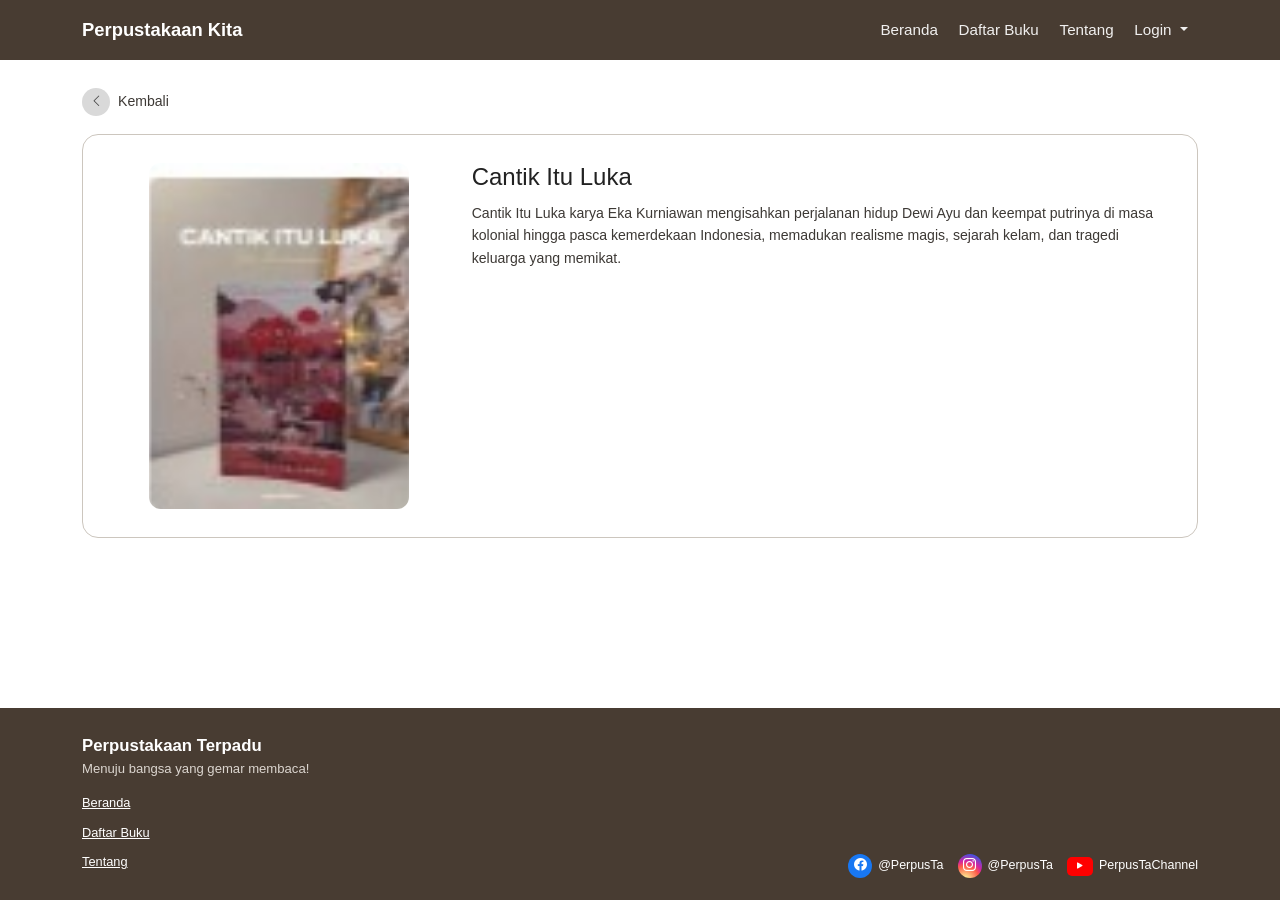
<file: detail-buku.html>
<!DOCTYPE html>
<html lang="id">
<head>
  <meta charset="UTF-8">
  <meta name="viewport" content="width=device-width, initial-scale=1.0">
  <title>Detail Buku - Perpustakaan Kita</title>
  <link href="https://cdn.jsdelivr.net/npm/bootstrap@5.3.3/dist/css/bootstrap.min.css" rel="stylesheet">
  <link href="https://cdn.jsdelivr.net/npm/bootstrap-icons@1.11.3/font/bootstrap-icons.min.css" rel="stylesheet">
  <link rel="stylesheet" href="assets/css/style.css">
</head>
<body>

  <nav class="navbar navbar-expand-lg navbar-solid sticky-top">
    <div class="container">
      <a class="navbar-brand-custom" href="index.html">Perpustakaan Kita</a>

      <button class="navbar-toggler" type="button" data-bs-toggle="collapse" data-bs-target="#navbarNav" aria-controls="navbarNav" aria-expanded="false" aria-label="Toggle navigation">
        <span class="navbar-toggler-icon"></span>
      </button>

      <div class="collapse navbar-collapse justify-content-end" id="navbarNav">
        <ul class="navbar-nav align-items-lg-center">
          <li class="nav-item">
            <a class="nav-link" href="index.html#beranda">Beranda</a>
          </li>
          <li class="nav-item">
            <a class="nav-link" href="index.html#daftar-buku">Daftar Buku</a>
          </li>
          <li class="nav-item">
            <a class="nav-link" href="index.html#tentang">Tentang</a>
          </li>
          <li class="nav-item dropdown">
            <a class="nav-link dropdown-toggle" href="#" role="button" data-bs-toggle="dropdown" aria-expanded="false">
              Login
            </a>
            <ul class="dropdown-menu dropdown-menu-end shadow-sm">
              <li><a class="dropdown-item small" href="user-daftar-buku.html"><i class="bi bi-person me-2"></i>Halaman User (Registered)</a></li>
              <li><a class="dropdown-item small" href="admin-daftar-buku.html"><i class="bi bi-shield-lock me-2"></i>Halaman Admin</a></li>
            </ul>
          </li>
        </ul>
      </div>
    </div>
  </nav>

  <main class="detail-page-wrapper">
    <div class="container">
      <a href="index.html#daftar-buku" class="btn-kembali">
        <span class="back-circle"><i class="bi bi-chevron-left"></i></span>
        <span>Kembali</span>
      </a>

      <div class="book-detail-card">
        <div class="row align-items-start g-4">
          <div class="col-md-5 col-lg-4">
            <img src="assets/buku-cantik-itu-luka.jpg" id="detailBookCover" alt="Cantik Itu Luka" class="book-detail-cover">
          </div>
          <div class="col-md-7 col-lg-8">
            <div class="book-detail-header">
              <h1 class="book-detail-title" id="detailBookTitle">Cantik Itu Luka</h1>
            </div>
            <p class="book-detail-desc" id="detailBookDesc">
              Cantik Itu Luka karya Eka Kurniawan mengisahkan perjalanan hidup Dewi Ayu dan keempat putrinya di masa kolonial hingga pasca kemerdekaan Indonesia, memadukan realisme magis, sejarah kelam, dan tragedi keluarga yang memikat.
            </p>
          </div>
        </div>
      </div>
    </div>
  </main>

  <footer class="footer-custom">
    <div class="container">
      <div class="row align-items-end">
        <div class="col-md-6">
          <h3 class="footer-title">Perpustakaan Terpadu</h3>
          <p class="footer-subtitle">Menuju bangsa yang gemar membaca!</p>
          <ul class="footer-nav">
            <li><a href="index.html#beranda">Beranda</a></li>
            <li><a href="index.html#daftar-buku">Daftar Buku</a></li>
            <li><a href="index.html#tentang">Tentang</a></li>
          </ul>
        </div>
        <div class="col-md-6">
          <div class="footer-social-wrapper">
            <a href="#" class="social-badge">
              <span class="social-icon-circle" style="background-color: #1877F2;">
                <i class="bi bi-facebook"></i>
              </span>
              <span>@PerpusTa</span>
            </a>
            <a href="#" class="social-badge">
              <span class="social-icon-circle" style="background: radial-gradient(circle at 30% 107%, #fdf497 0%, #fdf497 5%, #fd5949 45%, #d6249f 60%, #285AEB 90%);">
                <i class="bi bi-instagram"></i>
              </span>
              <span>@PerpusTa</span>
            </a>
            <a href="#" class="social-badge">
              <span class="social-icon-yt">
                <i class="bi bi-play-fill"></i>
              </span>
              <span>PerpusTaChannel</span>
            </a>
          </div>
        </div>
      </div>
    </div>
  </footer>

  <script src="https://cdn.jsdelivr.net/npm/bootstrap@5.3.3/dist/js/bootstrap.bundle.min.js"></script>
  <script src="assets/js/app.js"></script>
</body>
</html>
</file>
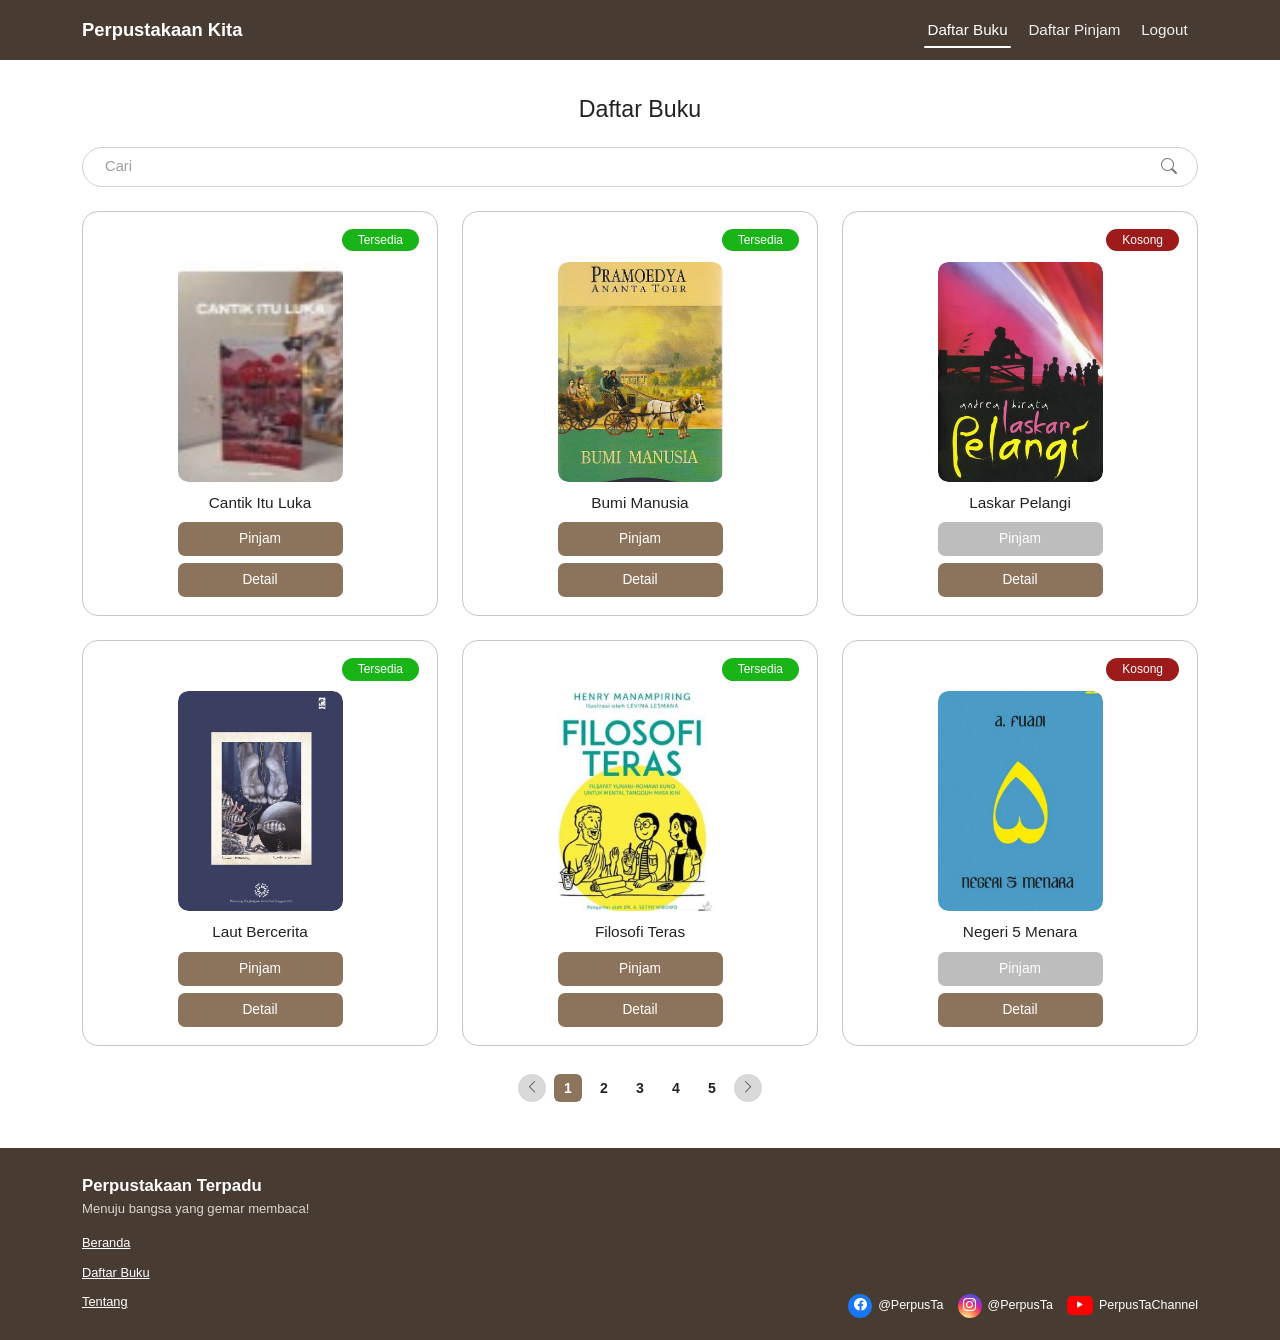
<file: user-daftar-buku.html>
<!DOCTYPE html>
<html lang="id">
<head>
  <meta charset="UTF-8">
  <meta name="viewport" content="width=device-width, initial-scale=1.0">
  <title>Daftar Buku User - Perpustakaan Kita</title>
  <link href="https://cdn.jsdelivr.net/npm/bootstrap@5.3.3/dist/css/bootstrap.min.css" rel="stylesheet">
  <link href="https://cdn.jsdelivr.net/npm/bootstrap-icons@1.11.3/font/bootstrap-icons.min.css" rel="stylesheet">
  <link rel="stylesheet" href="assets/css/style.css">
</head>
<body>

  <nav class="navbar navbar-expand-lg navbar-solid sticky-top">
    <div class="container">
      <a class="navbar-brand-custom" href="user-daftar-buku.html">Perpustakaan Kita</a>

      <button class="navbar-toggler" type="button" data-bs-toggle="collapse" data-bs-target="#navbarNav" aria-controls="navbarNav" aria-expanded="false" aria-label="Toggle navigation">
        <span class="navbar-toggler-icon"></span>
      </button>

      <div class="collapse navbar-collapse justify-content-end" id="navbarNav">
        <ul class="navbar-nav align-items-lg-center">
          <li class="nav-item">
            <a class="nav-link active" href="user-daftar-buku.html">Daftar Buku</a>
          </li>
          <li class="nav-item">
            <a class="nav-link" href="user-daftar-pinjam.html">Daftar Pinjam</a>
          </li>
          <li class="nav-item">
            <a class="nav-link" href="index.html">Logout</a>
          </li>
        </ul>
      </div>
    </div>
  </nav>

  <main class="page-section">
    <div class="container">
      <h1 class="section-heading">Daftar Buku</h1>

      <div class="mb-4">
        <div class="search-pill-box">
          <input type="text" id="searchInput" placeholder="Cari" aria-label="Cari buku">
          <button class="search-icon-btn" type="button" aria-label="Tombol cari">
            <i class="bi bi-search"></i>
          </button>
        </div>
      </div>

      <div class="row g-4" id="bookGridContainer">
        <div class="col-12 col-sm-6 col-lg-4 book-col-item" data-status="tersedia">
          <div class="book-card">
            <div>
              <div class="book-card-top-bar">
                <span class="status-badge status-tersedia">Tersedia</span>
              </div>
              <div class="book-card-img-wrapper">
                <img src="assets/buku-cantik-itu-luka.jpg" alt="Cantik Itu Luka" class="book-card-img">
              </div>
              <h3 class="book-card-title">Cantik Itu Luka</h3>
            </div>
            <div class="book-card-actions">
              <button type="button" class="btn-brown" onclick="handlePinjamBuku(1)">Pinjam</button>
              <a href="user-detail-buku.html?id=1" class="btn-brown">Detail</a>
            </div>
          </div>
        </div>

        <div class="col-12 col-sm-6 col-lg-4 book-col-item" data-status="tersedia">
          <div class="book-card">
            <div>
              <div class="book-card-top-bar">
                <span class="status-badge status-tersedia">Tersedia</span>
              </div>
              <div class="book-card-img-wrapper">
                <img src="assets/buku-bumi-manusia.jpg" alt="Bumi Manusia" class="book-card-img">
              </div>
              <h3 class="book-card-title">Bumi Manusia</h3>
            </div>
            <div class="book-card-actions">
              <button type="button" class="btn-brown" onclick="handlePinjamBuku(2)">Pinjam</button>
              <a href="user-detail-buku.html?id=2" class="btn-brown">Detail</a>
            </div>
          </div>
        </div>

        <div class="col-12 col-sm-6 col-lg-4 book-col-item" data-status="kosong">
          <div class="book-card">
            <div>
              <div class="book-card-top-bar">
                <span class="status-badge status-kosong">Kosong</span>
              </div>
              <div class="book-card-img-wrapper">
                <img src="assets/buku-laskar-pelangi.jpg" alt="Laskar Pelangi" class="book-card-img">
              </div>
              <h3 class="book-card-title">Laskar Pelangi</h3>
            </div>
            <div class="book-card-actions">
              <button type="button" class="btn-gray-disabled" disabled>Pinjam</button>
              <a href="user-detail-buku.html?id=3" class="btn-brown">Detail</a>
            </div>
          </div>
        </div>

        <div class="col-12 col-sm-6 col-lg-4 book-col-item" data-status="tersedia">
          <div class="book-card">
            <div>
              <div class="book-card-top-bar">
                <span class="status-badge status-tersedia">Tersedia</span>
              </div>
              <div class="book-card-img-wrapper">
                <img src="assets/buku-laut-bercerita.jpg" alt="Laut Bercerita" class="book-card-img">
              </div>
              <h3 class="book-card-title">Laut Bercerita</h3>
            </div>
            <div class="book-card-actions">
              <button type="button" class="btn-brown" onclick="handlePinjamBuku(4)">Pinjam</button>
              <a href="user-detail-buku.html?id=4" class="btn-brown">Detail</a>
            </div>
          </div>
        </div>

        <div class="col-12 col-sm-6 col-lg-4 book-col-item" data-status="tersedia">
          <div class="book-card">
            <div>
              <div class="book-card-top-bar">
                <span class="status-badge status-tersedia">Tersedia</span>
              </div>
              <div class="book-card-img-wrapper">
                <img src="assets/buku-filosofi-teras.jpg" alt="Filosofi Teras" class="book-card-img">
              </div>
              <h3 class="book-card-title">Filosofi Teras</h3>
            </div>
            <div class="book-card-actions">
              <button type="button" class="btn-brown" onclick="handlePinjamBuku(5)">Pinjam</button>
              <a href="user-detail-buku.html?id=5" class="btn-brown">Detail</a>
            </div>
          </div>
        </div>

        <div class="col-12 col-sm-6 col-lg-4 book-col-item" data-status="kosong">
          <div class="book-card">
            <div>
              <div class="book-card-top-bar">
                <span class="status-badge status-kosong">Kosong</span>
              </div>
              <div class="book-card-img-wrapper">
                <img src="assets/buku-negeri-5-menara.jpg" alt="Negeri 5 Menara" class="book-card-img">
              </div>
              <h3 class="book-card-title">Negeri 5 Menara</h3>
            </div>
            <div class="book-card-actions">
              <button type="button" class="btn-gray-disabled" disabled>Pinjam</button>
              <a href="user-detail-buku.html?id=6" class="btn-brown">Detail</a>
            </div>
          </div>
        </div>
      </div>

      <nav aria-label="Navigasi Halaman Buku">
        <ul class="pagination-custom">
          <li class="page-item-custom arrow-item">
            <button class="page-link-custom arrow-btn" type="button" aria-label="Sebelumnya">
              <i class="bi bi-chevron-left"></i>
            </button>
          </li>
          <li class="page-item-custom active"><button class="page-link-custom" type="button">1</button></li>
          <li class="page-item-custom"><button class="page-link-custom" type="button">2</button></li>
          <li class="page-item-custom"><button class="page-link-custom" type="button">3</button></li>
          <li class="page-item-custom"><button class="page-link-custom" type="button">4</button></li>
          <li class="page-item-custom"><button class="page-link-custom" type="button">5</button></li>
          <li class="page-item-custom arrow-item">
            <button class="page-link-custom arrow-btn" type="button" aria-label="Berikutnya">
              <i class="bi bi-chevron-right"></i>
            </button>
          </li>
        </ul>
      </nav>
    </div>
  </main>

  <footer class="footer-custom">
    <div class="container">
      <div class="row align-items-end">
        <div class="col-md-6">
          <h3 class="footer-title">Perpustakaan Terpadu</h3>
          <p class="footer-subtitle">Menuju bangsa yang gemar membaca!</p>
          <ul class="footer-nav">
            <li><a href="index.html#beranda">Beranda</a></li>
            <li><a href="user-daftar-buku.html">Daftar Buku</a></li>
            <li><a href="index.html#tentang">Tentang</a></li>
          </ul>
        </div>
        <div class="col-md-6">
          <div class="footer-social-wrapper">
            <a href="#" class="social-badge">
              <span class="social-icon-circle" style="background-color: #1877F2;">
                <i class="bi bi-facebook"></i>
              </span>
              <span>@PerpusTa</span>
            </a>
            <a href="#" class="social-badge">
              <span class="social-icon-circle" style="background: radial-gradient(circle at 30% 107%, #fdf497 0%, #fdf497 5%, #fd5949 45%, #d6249f 60%, #285AEB 90%);">
                <i class="bi bi-instagram"></i>
              </span>
              <span>@PerpusTa</span>
            </a>
            <a href="#" class="social-badge">
              <span class="social-icon-yt">
                <i class="bi bi-play-fill"></i>
              </span>
              <span>PerpusTaChannel</span>
            </a>
          </div>
        </div>
      </div>
    </div>
  </footer>

  <script src="https://cdn.jsdelivr.net/npm/bootstrap@5.3.3/dist/js/bootstrap.bundle.min.js"></script>
  <script src="assets/js/app.js"></script>
</body>
</html>
</file>
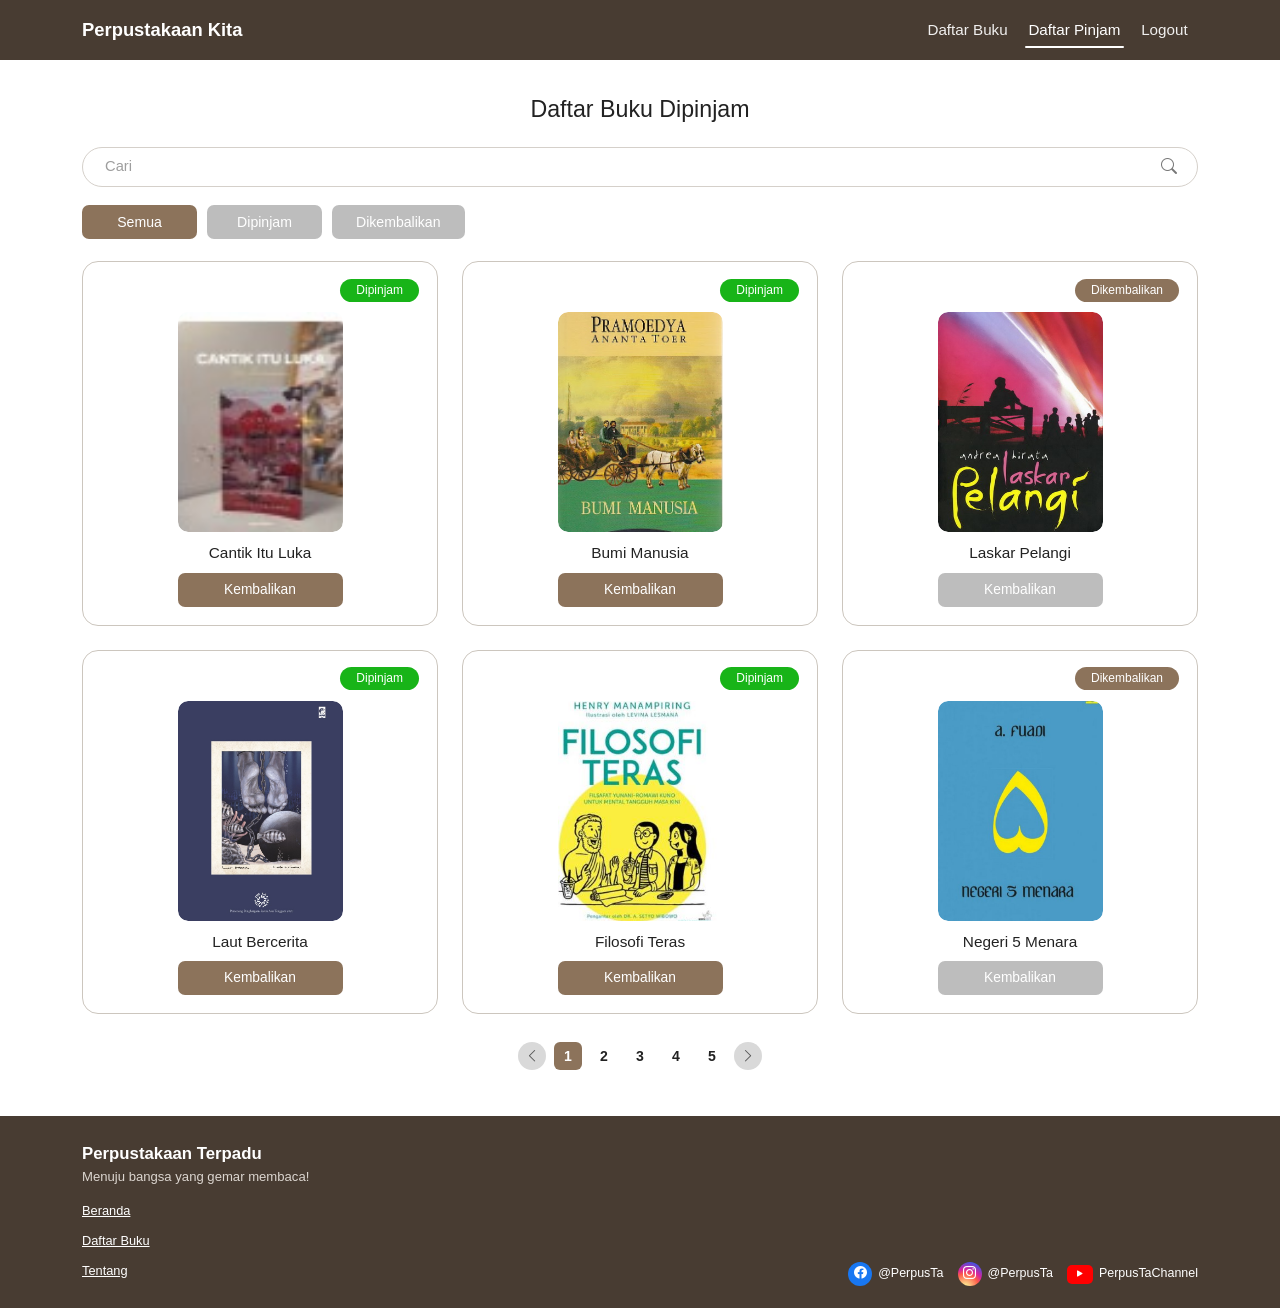
<file: user-daftar-pinjam.html>
<!DOCTYPE html>
<html lang="id">
<head>
  <meta charset="UTF-8">
  <meta name="viewport" content="width=device-width, initial-scale=1.0">
  <title>Daftar Buku Dipinjam - Perpustakaan Kita</title>
  <link href="https://cdn.jsdelivr.net/npm/bootstrap@5.3.3/dist/css/bootstrap.min.css" rel="stylesheet">
  <link href="https://cdn.jsdelivr.net/npm/bootstrap-icons@1.11.3/font/bootstrap-icons.min.css" rel="stylesheet">
  <link rel="stylesheet" href="assets/css/style.css">
</head>
<body>

  <nav class="navbar navbar-expand-lg navbar-solid sticky-top">
    <div class="container">
      <a class="navbar-brand-custom" href="user-daftar-buku.html">Perpustakaan Kita</a>

      <button class="navbar-toggler" type="button" data-bs-toggle="collapse" data-bs-target="#navbarNav" aria-controls="navbarNav" aria-expanded="false" aria-label="Toggle navigation">
        <span class="navbar-toggler-icon"></span>
      </button>

      <div class="collapse navbar-collapse justify-content-end" id="navbarNav">
        <ul class="navbar-nav align-items-lg-center">
          <li class="nav-item">
            <a class="nav-link" href="user-daftar-buku.html">Daftar Buku</a>
          </li>
          <li class="nav-item">
            <a class="nav-link active" href="user-daftar-pinjam.html">Daftar Pinjam</a>
          </li>
          <li class="nav-item">
            <a class="nav-link" href="index.html">Logout</a>
          </li>
        </ul>
      </div>
    </div>
  </nav>

  <main class="page-section">
    <div class="container">
      <h1 class="section-heading">Daftar Buku Dipinjam</h1>

      <div>
        <div class="search-pill-box">
          <input type="text" id="searchInput" placeholder="Cari" aria-label="Cari buku pinjaman">
          <button class="search-icon-btn" type="button" aria-label="Tombol cari">
            <i class="bi bi-search"></i>
          </button>
        </div>
      </div>

      <div class="filter-bar">
        <div class="filter-tabs-group">
          <button type="button" class="btn-filter-tab active" data-filter="semua">Semua</button>
          <button type="button" class="btn-filter-tab" data-filter="dipinjam">Dipinjam</button>
          <button type="button" class="btn-filter-tab" data-filter="dikembalikan">Dikembalikan</button>
        </div>
      </div>

      <div class="row g-4" id="bookGridContainer">
        <div class="col-12 col-sm-6 col-lg-4 book-col-item" data-status="dipinjam">
          <div class="book-card">
            <div>
              <div class="book-card-top-bar">
                <span class="status-badge status-dipinjam">Dipinjam</span>
              </div>
              <div class="book-card-img-wrapper">
                <img src="assets/buku-cantik-itu-luka.jpg" alt="Cantik Itu Luka" class="book-card-img">
              </div>
              <h3 class="book-card-title">Cantik Itu Luka</h3>
            </div>
            <div class="book-card-actions">
              <button type="button" class="btn-brown" onclick="handleKembalikanBuku(this)">Kembalikan</button>
            </div>
          </div>
        </div>

        <div class="col-12 col-sm-6 col-lg-4 book-col-item" data-status="dipinjam">
          <div class="book-card">
            <div>
              <div class="book-card-top-bar">
                <span class="status-badge status-dipinjam">Dipinjam</span>
              </div>
              <div class="book-card-img-wrapper">
                <img src="assets/buku-bumi-manusia.jpg" alt="Bumi Manusia" class="book-card-img">
              </div>
              <h3 class="book-card-title">Bumi Manusia</h3>
            </div>
            <div class="book-card-actions">
              <button type="button" class="btn-brown" onclick="handleKembalikanBuku(this)">Kembalikan</button>
            </div>
          </div>
        </div>

        <div class="col-12 col-sm-6 col-lg-4 book-col-item" data-status="dikembalikan">
          <div class="book-card">
            <div>
              <div class="book-card-top-bar">
                <span class="status-badge status-dikembalikan">Dikembalikan</span>
              </div>
              <div class="book-card-img-wrapper">
                <img src="assets/buku-laskar-pelangi.jpg" alt="Laskar Pelangi" class="book-card-img">
              </div>
              <h3 class="book-card-title">Laskar Pelangi</h3>
            </div>
            <div class="book-card-actions">
              <button type="button" class="btn-gray-disabled" disabled>Kembalikan</button>
            </div>
          </div>
        </div>

        <div class="col-12 col-sm-6 col-lg-4 book-col-item" data-status="dipinjam">
          <div class="book-card">
            <div>
              <div class="book-card-top-bar">
                <span class="status-badge status-dipinjam">Dipinjam</span>
              </div>
              <div class="book-card-img-wrapper">
                <img src="assets/buku-laut-bercerita.jpg" alt="Laut Bercerita" class="book-card-img">
              </div>
              <h3 class="book-card-title">Laut Bercerita</h3>
            </div>
            <div class="book-card-actions">
              <button type="button" class="btn-brown" onclick="handleKembalikanBuku(this)">Kembalikan</button>
            </div>
          </div>
        </div>

        <div class="col-12 col-sm-6 col-lg-4 book-col-item" data-status="dipinjam">
          <div class="book-card">
            <div>
              <div class="book-card-top-bar">
                <span class="status-badge status-dipinjam">Dipinjam</span>
              </div>
              <div class="book-card-img-wrapper">
                <img src="assets/buku-filosofi-teras.jpg" alt="Filosofi Teras" class="book-card-img">
              </div>
              <h3 class="book-card-title">Filosofi Teras</h3>
            </div>
            <div class="book-card-actions">
              <button type="button" class="btn-brown" onclick="handleKembalikanBuku(this)">Kembalikan</button>
            </div>
          </div>
        </div>

        <div class="col-12 col-sm-6 col-lg-4 book-col-item" data-status="dikembalikan">
          <div class="book-card">
            <div>
              <div class="book-card-top-bar">
                <span class="status-badge status-dikembalikan">Dikembalikan</span>
              </div>
              <div class="book-card-img-wrapper">
                <img src="assets/buku-negeri-5-menara.jpg" alt="Negeri 5 Menara" class="book-card-img">
              </div>
              <h3 class="book-card-title">Negeri 5 Menara</h3>
            </div>
            <div class="book-card-actions">
              <button type="button" class="btn-gray-disabled" disabled>Kembalikan</button>
            </div>
          </div>
        </div>
      </div>

      <nav aria-label="Navigasi Halaman Buku">
        <ul class="pagination-custom">
          <li class="page-item-custom arrow-item">
            <button class="page-link-custom arrow-btn" type="button" aria-label="Sebelumnya">
              <i class="bi bi-chevron-left"></i>
            </button>
          </li>
          <li class="page-item-custom active"><button class="page-link-custom" type="button">1</button></li>
          <li class="page-item-custom"><button class="page-link-custom" type="button">2</button></li>
          <li class="page-item-custom"><button class="page-link-custom" type="button">3</button></li>
          <li class="page-item-custom"><button class="page-link-custom" type="button">4</button></li>
          <li class="page-item-custom"><button class="page-link-custom" type="button">5</button></li>
          <li class="page-item-custom arrow-item">
            <button class="page-link-custom arrow-btn" type="button" aria-label="Berikutnya">
              <i class="bi bi-chevron-right"></i>
            </button>
          </li>
        </ul>
      </nav>
    </div>
  </main>

  <footer class="footer-custom">
    <div class="container">
      <div class="row align-items-end">
        <div class="col-md-6">
          <h3 class="footer-title">Perpustakaan Terpadu</h3>
          <p class="footer-subtitle">Menuju bangsa yang gemar membaca!</p>
          <ul class="footer-nav">
            <li><a href="index.html#beranda">Beranda</a></li>
            <li><a href="user-daftar-buku.html">Daftar Buku</a></li>
            <li><a href="index.html#tentang">Tentang</a></li>
          </ul>
        </div>
        <div class="col-md-6">
          <div class="footer-social-wrapper">
            <a href="#" class="social-badge">
              <span class="social-icon-circle" style="background-color: #1877F2;">
                <i class="bi bi-facebook"></i>
              </span>
              <span>@PerpusTa</span>
            </a>
            <a href="#" class="social-badge">
              <span class="social-icon-circle" style="background: radial-gradient(circle at 30% 107%, #fdf497 0%, #fdf497 5%, #fd5949 45%, #d6249f 60%, #285AEB 90%);">
                <i class="bi bi-instagram"></i>
              </span>
              <span>@PerpusTa</span>
            </a>
            <a href="#" class="social-badge">
              <span class="social-icon-yt">
                <i class="bi bi-play-fill"></i>
              </span>
              <span>PerpusTaChannel</span>
            </a>
          </div>
        </div>
      </div>
    </div>
  </footer>

  <script src="https://cdn.jsdelivr.net/npm/bootstrap@5.3.3/dist/js/bootstrap.bundle.min.js"></script>
  <script src="assets/js/app.js"></script>
</body>
</html>
</file>
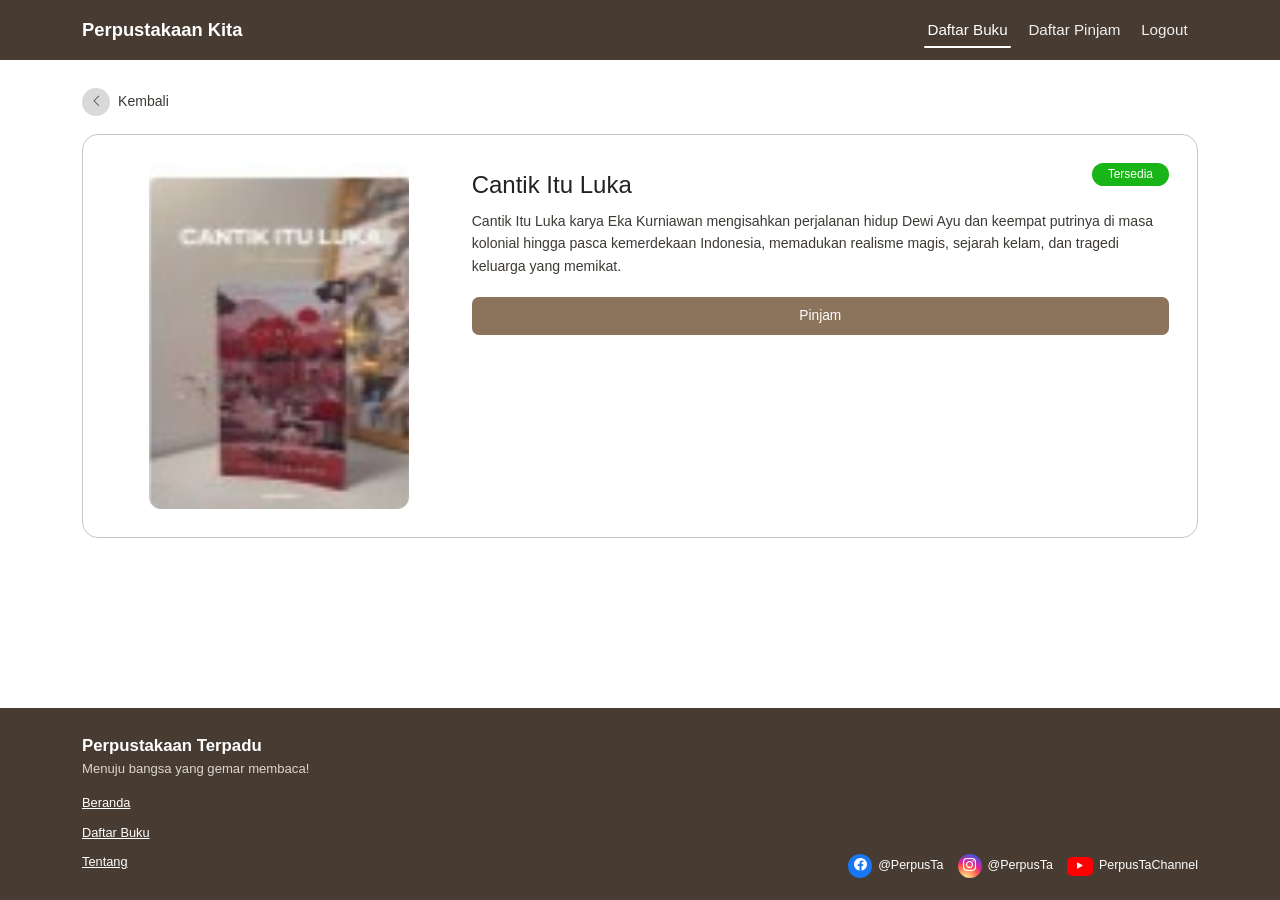
<file: user-detail-buku.html>
<!DOCTYPE html>
<html lang="id">
<head>
  <meta charset="UTF-8">
  <meta name="viewport" content="width=device-width, initial-scale=1.0">
  <title>Detail Buku User - Perpustakaan Kita</title>
  <link href="https://cdn.jsdelivr.net/npm/bootstrap@5.3.3/dist/css/bootstrap.min.css" rel="stylesheet">
  <link href="https://cdn.jsdelivr.net/npm/bootstrap-icons@1.11.3/font/bootstrap-icons.min.css" rel="stylesheet">
  <link rel="stylesheet" href="assets/css/style.css">
</head>
<body>

  <nav class="navbar navbar-expand-lg navbar-solid sticky-top">
    <div class="container">
      <a class="navbar-brand-custom" href="user-daftar-buku.html">Perpustakaan Kita</a>

      <button class="navbar-toggler" type="button" data-bs-toggle="collapse" data-bs-target="#navbarNav" aria-controls="navbarNav" aria-expanded="false" aria-label="Toggle navigation">
        <span class="navbar-toggler-icon"></span>
      </button>

      <div class="collapse navbar-collapse justify-content-end" id="navbarNav">
        <ul class="navbar-nav align-items-lg-center">
          <li class="nav-item">
            <a class="nav-link active" href="user-daftar-buku.html">Daftar Buku</a>
          </li>
          <li class="nav-item">
            <a class="nav-link" href="user-daftar-pinjam.html">Daftar Pinjam</a>
          </li>
          <li class="nav-item">
            <a class="nav-link" href="index.html">Logout</a>
          </li>
        </ul>
      </div>
    </div>
  </nav>

  <main class="detail-page-wrapper">
    <div class="container">
      <a href="user-daftar-buku.html" class="btn-kembali">
        <span class="back-circle"><i class="bi bi-chevron-left"></i></span>
        <span>Kembali</span>
      </a>

      <div class="book-detail-card">
        <div class="row align-items-start g-4">
          <div class="col-md-5 col-lg-4">
            <img src="assets/buku-cantik-itu-luka.jpg" id="detailBookCover" alt="Cantik Itu Luka" class="book-detail-cover">
          </div>
          <div class="col-md-7 col-lg-8">
            <div class="book-detail-header">
              <h1 class="book-detail-title mt-2" id="detailBookTitle">Cantik Itu Luka</h1>
              <span class="status-badge status-tersedia" id="detailBookBadge">Tersedia</span>
            </div>
            <p class="book-detail-desc" id="detailBookDesc">
              Cantik Itu Luka karya Eka Kurniawan mengisahkan perjalanan hidup Dewi Ayu dan keempat putrinya di masa kolonial hingga pasca kemerdekaan Indonesia, memadukan realisme magis, sejarah kelam, dan tragedi keluarga yang memikat.
            </p>
            <div class="mt-3">
              <button type="button" id="detailBorrowBtn" class="btn-brown py-2" onclick="handlePinjamBuku(1)">
                Pinjam
              </button>
            </div>
          </div>
        </div>
      </div>
    </div>
  </main>

  <footer class="footer-custom">
    <div class="container">
      <div class="row align-items-end">
        <div class="col-md-6">
          <h3 class="footer-title">Perpustakaan Terpadu</h3>
          <p class="footer-subtitle">Menuju bangsa yang gemar membaca!</p>
          <ul class="footer-nav">
            <li><a href="index.html#beranda">Beranda</a></li>
            <li><a href="user-daftar-buku.html">Daftar Buku</a></li>
            <li><a href="index.html#tentang">Tentang</a></li>
          </ul>
        </div>
        <div class="col-md-6">
          <div class="footer-social-wrapper">
            <a href="#" class="social-badge">
              <span class="social-icon-circle" style="background-color: #1877F2;">
                <i class="bi bi-facebook"></i>
              </span>
              <span>@PerpusTa</span>
            </a>
            <a href="#" class="social-badge">
              <span class="social-icon-circle" style="background: radial-gradient(circle at 30% 107%, #fdf497 0%, #fdf497 5%, #fd5949 45%, #d6249f 60%, #285AEB 90%);">
                <i class="bi bi-instagram"></i>
              </span>
              <span>@PerpusTa</span>
            </a>
            <a href="#" class="social-badge">
              <span class="social-icon-yt">
                <i class="bi bi-play-fill"></i>
              </span>
              <span>PerpusTaChannel</span>
            </a>
          </div>
        </div>
      </div>
    </div>
  </footer>

  <script src="https://cdn.jsdelivr.net/npm/bootstrap@5.3.3/dist/js/bootstrap.bundle.min.js"></script>
  <script src="assets/js/app.js"></script>
</body>
</html>
</file>
<file: assets/css/style.css>
:root {
  --color-primary-brown: #483c32;
  --color-primary-dark: #372d25;
  --color-accent-brown: #8c735b;
  --color-accent-hover: #755e48;
  --color-gray-btn: #bdbdbd;
  --color-gray-hover: #a6a6a6;
  --color-green-badge: #18b418;
  --color-green-hover: #149914;
  --color-red-badge: #9e1b1b;
  --color-bg-light: #ffffff;
  --color-card-bg: #ffffff;
  --color-border-card: #ccc6be;
  --color-text-title: #222222;
  --color-text-body: #3d3935;
  --color-text-muted: #78716a;
  --color-footer-bg: #483c32;
  --color-footer-text: #dcd6d0;
  --color-table-header: #d6d6d6;
  --color-table-border: #bdbdbd;
}

html {
  scroll-behavior: smooth;
}

body {
  font-family: -apple-system, BlinkMacSystemFont, "Segoe UI", Roboto, "Helvetica Neue", Arial, sans-serif;
  color: var(--color-text-body);
  background-color: var(--color-bg-light);
  line-height: 1.6;
  margin: 0;
  padding: 0;
  min-height: 100vh;
  display: flex;
  flex-direction: column;
}

main {
  flex: 1 0 auto;
}

.navbar-hero-overlay {
  position: absolute;
  top: 0;
  left: 0;
  right: 0;
  z-index: 1030;
  background: linear-gradient(180deg, rgba(0, 0, 0, 0.55) 0%, rgba(0, 0, 0, 0) 100%);
  padding: 1rem 1.5rem;
  transition: background-color 0.3s ease, box-shadow 0.3s ease;
}

.navbar-hero-overlay.scrolled {
  position: fixed;
  background: var(--color-primary-brown);
  box-shadow: 0 2px 10px rgba(0, 0, 0, 0.2);
}

.navbar-solid {
  background-color: var(--color-primary-brown);
  padding: 0.85rem 1.5rem;
}

.navbar-brand-custom {
  font-weight: 700;
  font-size: 1.15rem;
  color: #ffffff !important;
  text-decoration: none;
}

.navbar-nav .nav-link {
  color: rgba(255, 255, 255, 0.92) !important;
  font-weight: 400;
  font-size: 0.95rem;
  margin: 0 0.45rem;
  padding: 0.25rem 0.2rem !important;
  position: relative;
  transition: opacity 0.2s ease;
}

.navbar-nav .nav-link:hover {
  color: #ffffff !important;
  opacity: 0.85;
}

.navbar-nav .nav-link.active {
  color: #ffffff !important;
  font-weight: 500;
}

.navbar-nav .nav-link.active::after {
  content: "";
  position: absolute;
  bottom: -2px;
  left: 0;
  right: 0;
  height: 2px;
  background-color: #ffffff;
  border-radius: 2px;
}

.navbar-toggler {
  border-color: rgba(255, 255, 255, 0.35);
}

.navbar-toggler-icon {
  background-image: url("data:image/svg+xml;charset=utf8,%3Csvg viewBox='0 0 30 30' xmlns='http://www.w3.org/2000/svg'%3E%3Cpath stroke='rgba(255, 255, 255, 0.95)' stroke-width='2' stroke-linecap='round' stroke-miterlimit='10' d='M4 7h22M4 15h22M4 23h22'/%3E%3C/svg%3E");
}

.hero-section {
  position: relative;
  background: linear-gradient(rgba(0, 0, 0, 0.35), rgba(0, 0, 0, 0.45)),
              url("../imageperpus.avif") center center / cover no-repeat;
  min-height: 360px;
  display: flex;
  align-items: center;
  justify-content: center;
  text-align: center;
  color: #ffffff;
  padding: 90px 20px 60px;
}

.hero-title {
  font-size: 2.2rem;
  font-weight: 700;
  margin-bottom: 0.35rem;
  text-shadow: 0 2px 8px rgba(0, 0, 0, 0.45);
}

.hero-subtitle {
  font-size: 0.95rem;
  font-weight: 400;
  margin-bottom: 1.35rem;
  text-shadow: 0 1px 6px rgba(0, 0, 0, 0.45);
  color: rgba(255, 255, 255, 0.95);
}

.search-pill-wrapper {
  max-width: 680px;
  margin: 0 auto;
}

.search-pill-box {
  background: #ffffff;
  border: 1px solid #d5d0ca;
  border-radius: 50px;
  padding: 6px 16px 6px 20px;
  display: flex;
  align-items: center;
  transition: border-color 0.2s ease, box-shadow 0.2s ease;
}

.hero-section .search-pill-box {
  border: none;
  box-shadow: 0 4px 14px rgba(0, 0, 0, 0.22);
}

.search-pill-box:focus-within {
  border-color: var(--color-accent-brown);
  box-shadow: 0 0 0 3px rgba(140, 115, 91, 0.15);
}

.search-pill-box input {
  border: none;
  outline: none;
  box-shadow: none;
  font-size: 0.92rem;
  color: #333333;
  width: 100%;
  background: transparent;
}

.search-pill-box input::placeholder {
  color: #9e9e9e;
}

.search-pill-box .search-icon-btn {
  background: transparent;
  border: none;
  color: #777777;
  padding: 0 4px;
  cursor: pointer;
  display: flex;
  align-items: center;
  font-size: 1rem;
}

.page-section {
  padding: 36px 0;
}

.section-heading {
  font-size: 1.45rem;
  font-weight: 500;
  color: var(--color-text-title);
  text-align: center;
  margin-bottom: 24px;
}

.filter-bar {
  display: flex;
  flex-wrap: wrap;
  align-items: center;
  justify-content: space-between;
  gap: 12px;
  margin-top: 18px;
  margin-bottom: 22px;
}

.filter-tabs-group {
  display: flex;
  flex-wrap: wrap;
  align-items: center;
  gap: 10px;
}

.btn-filter-tab {
  background-color: var(--color-gray-btn);
  color: #ffffff;
  border: none;
  border-radius: 7px;
  padding: 6px 24px;
  font-size: 0.88rem;
  font-weight: 500;
  min-width: 115px;
  text-align: center;
  transition: background-color 0.2s ease;
}

.btn-filter-tab:hover {
  background-color: var(--color-gray-hover);
  color: #ffffff;
}

.btn-filter-tab.active {
  background-color: var(--color-accent-brown);
  color: #ffffff;
}

.btn-tambah-green {
  background-color: var(--color-green-badge);
  color: #ffffff;
  border: none;
  border-radius: 7px;
  padding: 6px 28px;
  font-size: 0.88rem;
  font-weight: 500;
  transition: background-color 0.2s ease;
}

.btn-tambah-green:hover {
  background-color: var(--color-green-hover);
  color: #ffffff;
}

.book-card {
  border: 1px solid var(--color-border-card);
  border-radius: 16px;
  background: #ffffff;
  padding: 16px 18px 18px;
  text-align: center;
  transition: transform 0.2s ease, box-shadow 0.2s ease;
  height: 100%;
  display: flex;
  flex-direction: column;
  justify-content: space-between;
  position: relative;
}

.book-card:hover {
  transform: translateY(-3px);
  box-shadow: 0 6px 16px rgba(0, 0, 0, 0.07);
}

.book-card-top-bar {
  display: flex;
  align-items: center;
  justify-content: flex-end;
  gap: 4px;
  margin-bottom: 10px;
  min-height: 24px;
}

.status-badge {
  display: inline-block;
  font-size: 0.75rem;
  font-weight: 500;
  padding: 3px 16px;
  border-radius: 50px;
  color: #ffffff;
  line-height: 1.4;
}

.status-tersedia,
.status-dipinjam {
  background-color: var(--color-green-badge);
}

.status-kosong {
  background-color: var(--color-red-badge);
}

.status-dikembalikan {
  background-color: var(--color-accent-brown);
}

.btn-card-menu {
  background: transparent;
  border: none;
  color: #444444;
  padding: 0 2px;
  font-size: 1.05rem;
  line-height: 1;
  cursor: pointer;
  display: inline-flex;
  align-items: center;
}

.btn-card-menu::after {
  display: none !important;
}

.book-card-img-wrapper {
  border-radius: 10px;
  overflow: hidden;
  display: flex;
  align-items: center;
  justify-content: center;
  margin: 0 auto;
  width: 100%;
  max-width: 165px;
  aspect-ratio: 3 / 4;
}

.book-card-img {
  width: 100%;
  height: 100%;
  object-fit: cover;
  border-radius: 10px;
}

.book-card-title {
  font-size: 0.96rem;
  font-weight: 500;
  color: var(--color-text-title);
  margin-top: 12px;
  margin-bottom: 10px;
}

.book-card-actions {
  display: flex;
  flex-direction: column;
  gap: 7px;
  max-width: 165px;
  margin: 0 auto;
  width: 100%;
}

.btn-brown {
  background-color: var(--color-accent-brown);
  color: #ffffff;
  border: none;
  border-radius: 7px;
  padding: 6px 18px;
  font-size: 0.86rem;
  font-weight: 500;
  transition: background-color 0.2s ease;
  text-decoration: none;
  display: inline-block;
  text-align: center;
  width: 100%;
}

.btn-brown:hover {
  background-color: var(--color-accent-hover);
  color: #ffffff;
}

.btn-gray-disabled {
  background-color: var(--color-gray-btn);
  color: #ffffff;
  border: none;
  border-radius: 7px;
  padding: 6px 18px;
  font-size: 0.86rem;
  font-weight: 500;
  width: 100%;
  cursor: not-allowed;
}

.btn-gray-secondary {
  background-color: var(--color-gray-btn);
  color: #ffffff;
  border: none;
  border-radius: 7px;
  padding: 8px 18px;
  font-size: 0.9rem;
  font-weight: 500;
  transition: background-color 0.2s ease;
}

.btn-gray-secondary:hover {
  background-color: var(--color-gray-hover);
  color: #ffffff;
}

.pagination-custom {
  display: flex;
  justify-content: center;
  align-items: center;
  gap: 8px;
  margin-top: 28px;
  margin-bottom: 10px;
  padding: 0;
  list-style: none;
}

.pagination-custom .page-link-custom {
  display: flex;
  align-items: center;
  justify-content: center;
  width: 28px;
  height: 28px;
  border-radius: 6px;
  border: none;
  background-color: transparent;
  color: var(--color-text-title);
  font-size: 0.88rem;
  font-weight: 600;
  cursor: pointer;
  transition: all 0.2s ease;
  text-decoration: none;
}

.pagination-custom .page-link-custom:hover {
  background-color: #ebe7e1;
}

.pagination-custom .page-item-custom.active .page-link-custom {
  background-color: var(--color-accent-brown);
  color: #ffffff;
}

.pagination-custom .arrow-btn {
  border-radius: 50%;
  background-color: #d9d9d9;
  color: #555555;
}

.pagination-custom .arrow-btn:hover {
  background-color: #c4c4c4;
}

.about-section {
  padding: 15px 0 48px;
}

.about-content {
  max-width: 780px;
  margin: 0 auto;
  text-align: justify;
  color: var(--color-text-body);
  font-size: 0.88rem;
  line-height: 1.65;
}

.detail-page-wrapper {
  padding: 28px 0 48px;
}

.btn-kembali {
  display: inline-flex;
  align-items: center;
  gap: 8px;
  color: var(--color-text-body);
  text-decoration: none;
  font-size: 0.88rem;
  font-weight: 500;
  margin-bottom: 18px;
  transition: opacity 0.2s ease;
}

.btn-kembali:hover {
  color: var(--color-text-title);
  opacity: 0.8;
}

.btn-kembali .back-circle {
  display: inline-flex;
  align-items: center;
  justify-content: center;
  width: 28px;
  height: 28px;
  border-radius: 50%;
  background-color: #d9d9d9;
  color: #444444;
  font-size: 0.8rem;
}

.book-detail-card {
  background: #ffffff;
  border: 1px solid var(--color-border-card);
  border-radius: 16px;
  padding: 28px;
}

.book-detail-cover {
  width: 100%;
  max-width: 260px;
  aspect-ratio: 3 / 4;
  object-fit: cover;
  border-radius: 12px;
  display: block;
  margin: 0 auto;
}

.book-detail-header {
  display: flex;
  align-items: flex-start;
  justify-content: space-between;
  gap: 12px;
  margin-bottom: 10px;
}

.book-detail-title {
  font-size: 1.5rem;
  font-weight: 500;
  color: var(--color-text-title);
  margin: 0;
}

.book-detail-desc {
  font-size: 0.88rem;
  color: var(--color-text-body);
  line-height: 1.6;
  margin-bottom: 20px;
}

.table-section-title {
  font-size: 1.15rem;
  font-weight: 500;
  color: var(--color-text-title);
  margin-bottom: 12px;
}

.table-rounded-wrapper {
  border: 1px solid var(--color-table-border);
  border-radius: 10px;
  overflow: hidden;
  background-color: #ffffff;
}

.table-custom {
  width: 100%;
  margin-bottom: 0;
  border-collapse: collapse;
  font-size: 0.88rem;
  text-align: center;
}

.table-custom thead th {
  background-color: var(--color-table-header);
  color: var(--color-text-title);
  font-weight: 600;
  padding: 10px 12px;
  border-bottom: 1px solid var(--color-table-border);
  border-right: 1px solid var(--color-table-border);
}

.table-custom thead th:last-child {
  border-right: none;
}

.table-custom tbody td {
  padding: 8px 12px;
  color: var(--color-text-body);
  border-bottom: 1px solid var(--color-table-border);
  border-right: 1px solid var(--color-table-border);
  vertical-align: middle;
}

.table-custom tbody td:last-child {
  border-right: none;
}

.table-custom tbody tr:last-child td {
  border-bottom: none;
}

.btn-table-action {
  background: transparent;
  border: none;
  padding: 2px 6px;
  font-size: 0.95rem;
  cursor: pointer;
  transition: transform 0.15s ease;
}

.btn-table-action:hover {
  transform: scale(1.12);
}

.btn-table-edit {
  color: #6c757d;
}

.btn-table-delete {
  color: #dc3545;
}

.modal-custom .modal-content {
  border-radius: 18px;
  border: none;
  padding: 12px 14px;
  box-shadow: 0 10px 30px rgba(0, 0, 0, 0.25);
}

.modal-custom .modal-header {
  border-bottom: none;
  justify-content: center;
  padding-bottom: 4px;
}

.modal-custom .modal-title {
  font-size: 1.3rem;
  font-weight: 500;
  color: var(--color-text-title);
  text-align: center;
}

.modal-custom .form-label {
  font-size: 0.86rem;
  font-weight: 500;
  color: var(--color-text-title);
  margin-bottom: 5px;
}

.modal-custom .form-control {
  border-radius: 7px;
  border: 1px solid #c8c8c8;
  font-size: 0.86rem;
  padding: 8px 12px;
}

.modal-custom .form-control::placeholder {
  color: #b0b0b0;
}

.modal-custom .form-control:focus {
  border-color: var(--color-accent-brown);
  box-shadow: 0 0 0 2px rgba(140, 115, 91, 0.15);
}

.thumbnail-dropzone {
  border: 1.5px dashed #c4c4c4;
  border-radius: 8px;
  min-height: 115px;
  display: flex;
  flex-direction: column;
  align-items: center;
  justify-content: center;
  cursor: pointer;
  color: #9e9e9e;
  transition: border-color 0.2s ease, background-color 0.2s ease;
  padding: 16px;
  text-align: center;
}

.thumbnail-dropzone:hover {
  border-color: var(--color-accent-brown);
  background-color: #faf9f7;
}

.thumbnail-dropzone i {
  font-size: 2.2rem;
  line-height: 1;
}

.password-input-group {
  position: relative;
}

.password-input-group .form-control {
  padding-right: 38px;
}

.password-toggle-btn {
  position: absolute;
  top: 50%;
  right: 10px;
  transform: translateY(-50%);
  background: transparent;
  border: none;
  color: #777777;
  cursor: pointer;
  padding: 2px 4px;
  font-size: 1rem;
}

.footer-custom {
  background-color: var(--color-footer-bg);
  color: #ffffff;
  padding: 28px 0 22px;
  margin-top: auto;
}

.footer-title {
  font-size: 1.05rem;
  font-weight: 700;
  margin-bottom: 2px;
  color: #ffffff;
}

.footer-subtitle {
  color: var(--color-footer-text);
  font-size: 0.82rem;
  margin-bottom: 10px;
}

.footer-nav {
  list-style: none;
  padding: 0;
  margin: 0;
}

.footer-nav li {
  margin-bottom: 4px;
}

.footer-nav a {
  color: #ffffff;
  text-decoration: underline;
  font-size: 0.8rem;
  transition: opacity 0.2s ease;
}

.footer-nav a:hover {
  opacity: 0.8;
}

.footer-social-wrapper {
  display: flex;
  align-items: center;
  justify-content: flex-end;
  gap: 14px;
  flex-wrap: wrap;
}

.social-badge {
  display: inline-flex;
  align-items: center;
  gap: 6px;
  color: #ffffff;
  text-decoration: none;
  font-size: 0.78rem;
  transition: opacity 0.2s ease;
}

.social-badge:hover {
  color: #ffffff;
  opacity: 0.85;
}

.social-icon-circle {
  width: 24px;
  height: 24px;
  border-radius: 50%;
  display: inline-flex;
  align-items: center;
  justify-content: center;
  font-size: 13px;
  color: #ffffff;
}

.social-icon-yt {
  width: 26px;
  height: 19px;
  border-radius: 5px;
  background-color: #FF0000;
  display: inline-flex;
  align-items: center;
  justify-content: center;
  font-size: 11px;
  color: #ffffff;
}

@media (max-width: 767.98px) {
  .footer-social-wrapper {
    justify-content: flex-start;
    margin-top: 16px;
  }

  .book-detail-card {
    padding: 18px;
  }

  .book-detail-cover {
    max-width: 190px;
    margin-bottom: 16px;
  }
}
</file>
